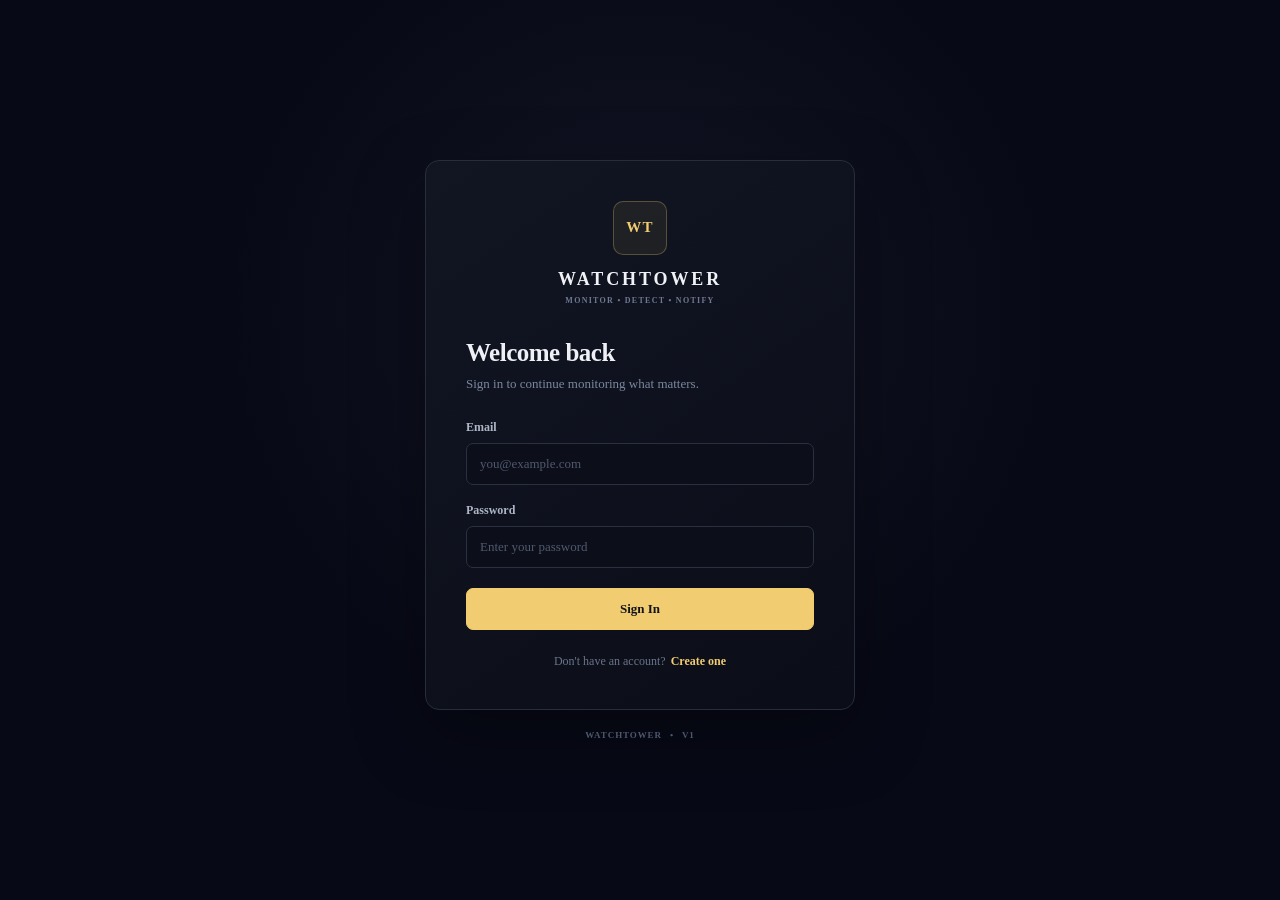
<file: frontend/index.html>
<!DOCTYPE html>
<html lang="en">

<head>

    <meta charset="UTF-8">

    <meta
        name="viewport"
        content="width=device-width, initial-scale=1.0"
    >

    <title>WatchTower</title>

</head>


<body>

    <script>

        /*
         * WatchTower
         * Application entry point
         *
         * Decides where the user should start:
         *
         * - Existing session → Dashboard
         * - No session       → Login
         */

        const ACCESS_TOKEN_KEY = "access_token";

        const token =
            localStorage.getItem(ACCESS_TOKEN_KEY);


        if (token) {

            window.location.replace(
                "pages/dashboard.html"
            );

        } else {

            window.location.replace(
                "pages/login.html"
            );

        }

    </script>

</body>

</html>
</file>
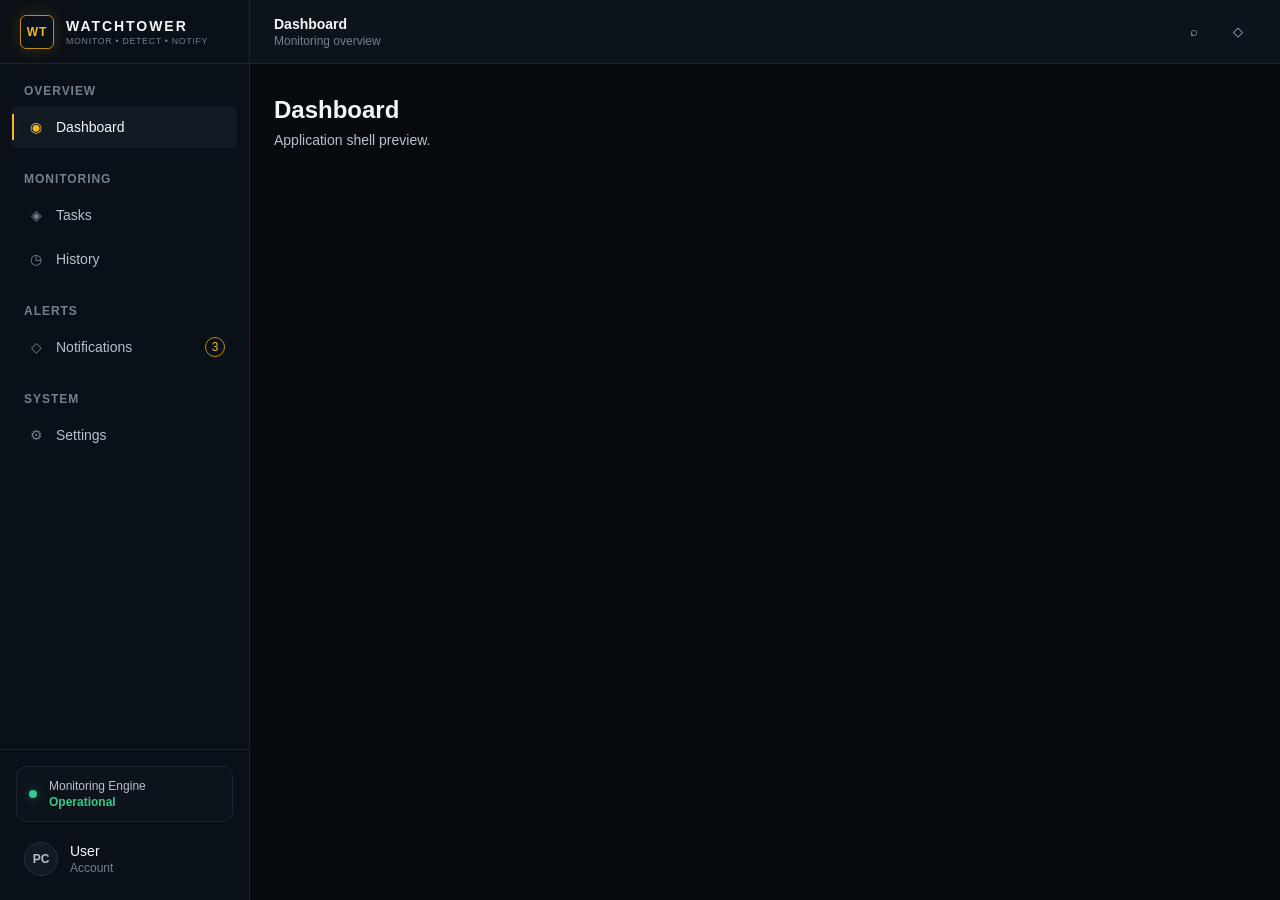
<file: frontend/app-shell.html>
<!DOCTYPE html>
<html lang="en">

<head>

    <meta charset="UTF-8">

    <meta
        name="viewport"
        content="width=device-width, initial-scale=1.0"
    >

    <title>WatchTower</title>

    <link
        rel="stylesheet"
        href="css/design-system.css"
    >
    <link rel="stylesheet" href="css/app-shell.css">

</head>


<body>

    <!-- =====================================================
         APPLICATION SHELL
         ===================================================== -->

    <div class="app-shell">


        <!-- =================================================
             SIDEBAR
             ================================================= -->

        <aside class="sidebar">

            <!-- Brand -->

            <div class="sidebar-brand">

                <div class="brand-mark">
                    WT
                </div>

                <div class="brand-text">

                    <span class="brand-name">
                        WATCHTOWER
                    </span>

                    <span class="brand-tagline">
                        MONITOR • DETECT • NOTIFY
                    </span>

                </div>

            </div>


            <!-- Navigation -->

            <nav class="sidebar-navigation">


                <!-- Overview -->

                <div class="navigation-section">

                    <div class="navigation-label">
                        Overview
                    </div>

                    <a
                        href="#"
                        class="navigation-item active"
                    >
                        <span class="navigation-icon">
                            ◉
                        </span>

                        <span>
                            Dashboard
                        </span>
                    </a>

                </div>


                <!-- Monitoring -->

                <div class="navigation-section">

                    <div class="navigation-label">
                        Monitoring
                    </div>

                    <a
                        href="#"
                        class="navigation-item"
                    >
                        <span class="navigation-icon">
                            ◈
                        </span>

                        <span>
                            Tasks
                        </span>
                    </a>

                    <a
                        href="#"
                        class="navigation-item"
                    >
                        <span class="navigation-icon">
                            ◷
                        </span>

                        <span>
                            History
                        </span>
                    </a>

                </div>


                <!-- Alerts -->

                <div class="navigation-section">

                    <div class="navigation-label">
                        Alerts
                    </div>

                    <a
                        href="#"
                        class="navigation-item"
                    >
                        <span class="navigation-icon">
                            ◇
                        </span>

                        <span>
                            Notifications
                        </span>

                        <span class="notification-count">
                            3
                        </span>

                    </a>

                </div>


                <!-- System -->

                <div class="navigation-section">

                    <div class="navigation-label">
                        System
                    </div>

                    <a
                        href="#"
                        class="navigation-item"
                    >
                        <span class="navigation-icon">
                            ⚙
                        </span>

                        <span>
                            Settings
                        </span>

                    </a>

                </div>


            </nav>


            <!-- Sidebar footer -->

            <div class="sidebar-footer">

                <div class="engine-status">

                    <span class="status-indicator"></span>

                    <div>

                        <div class="engine-status-title">
                            Monitoring Engine
                        </div>

                        <div class="engine-status-value">
                            Operational
                        </div>

                    </div>

                </div>


                <div class="sidebar-user">

                    <div class="user-avatar">
                        PC
                    </div>

                    <div class="user-details">

                        <div class="user-name">
                            User
                        </div>

                        <div class="user-role">
                            Account
                        </div>

                    </div>

                </div>

            </div>

        </aside>



        <!-- =================================================
             MAIN APPLICATION AREA
             ================================================= -->

        <div class="app-main">


            <!-- =================================================
                 TOPBAR
                 ================================================= -->

            <header class="topbar">

                <div class="topbar-left">

                    <button
                        type="button"
                        class="mobile-menu-button"
                        aria-label="Open navigation"
                    >
                        ☰
                    </button>

                    <div class="page-heading">

                        <span class="page-title">
                            Dashboard
                        </span>

                        <span class="page-context">
                            Monitoring overview
                        </span>

                    </div>

                </div>


                <div class="topbar-right">

                    <button
                        type="button"
                        class="topbar-button"
                        aria-label="Search"
                    >
                        ⌕
                    </button>

                    <button
                        type="button"
                        class="topbar-button"
                        aria-label="Notifications"
                    >
                        ◇
                    </button>

                </div>

            </header>



            <!-- =================================================
                 PAGE CONTENT
                 ================================================= -->

            <main class="page-content">

                <div class="content-container">

                    <h1>
                        Dashboard
                    </h1>

                    <p>
                        Application shell preview.
                    </p>

                </div>

            </main>


        </div>


    </div>


</body>

</html>
</file>
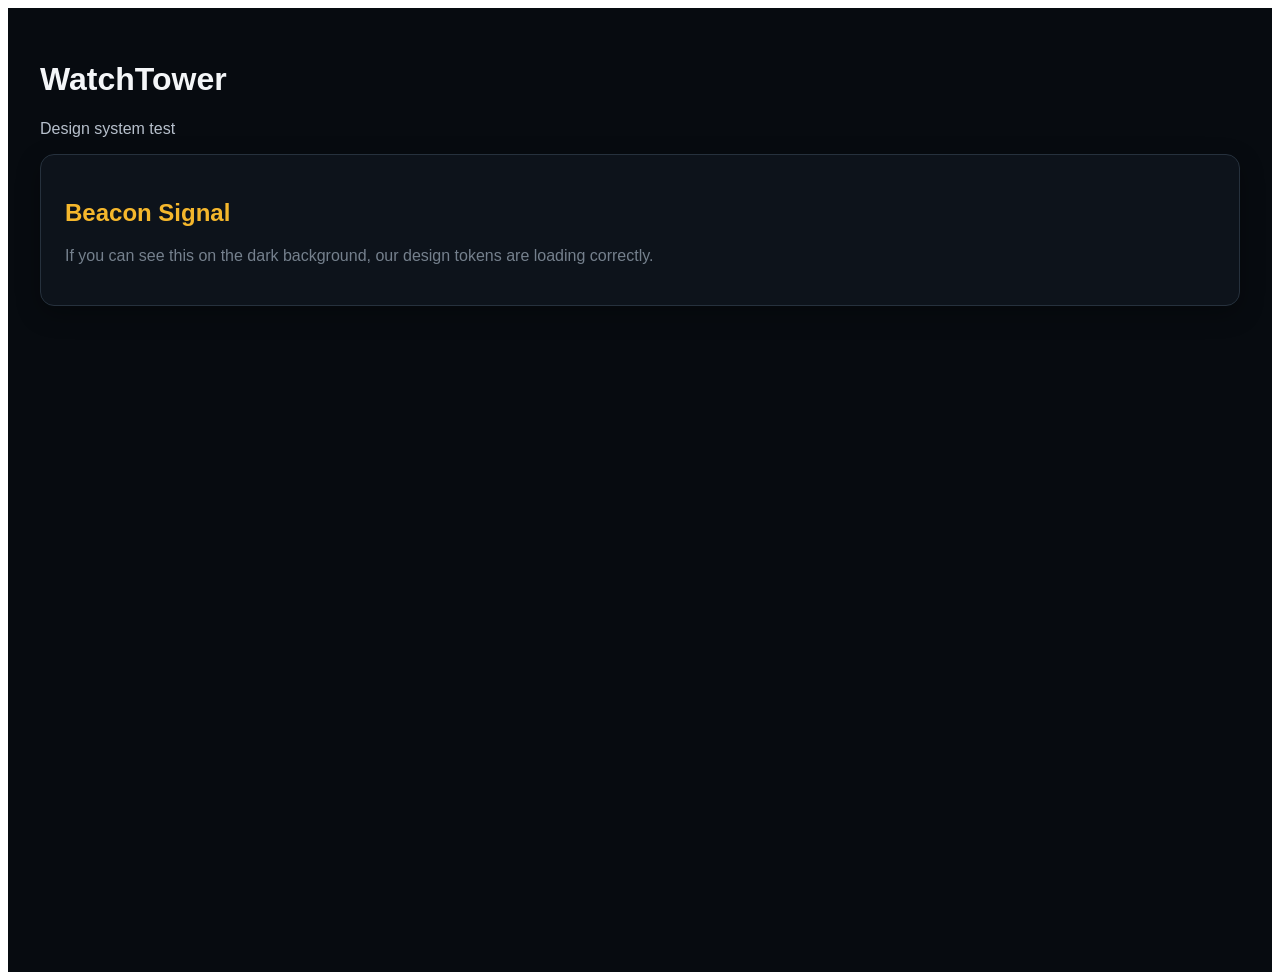
<file: frontend/design-test.html>
<!DOCTYPE html>
<html lang="en">

<head>
    <meta charset="UTF-8">
    <meta name="viewport" content="width=device-width, initial-scale=1.0">

    <title>WatchTower Design Test</title>

    <link rel="stylesheet" href="css/design-system.css">
</head>

<body>

    <div
        style="
            background: var(--wt-bg);
            color: var(--wt-text);
            padding: var(--wt-space-8);
            min-height: 100vh;
            font-family: var(--wt-font-sans);
        "
    >

        <h1>WatchTower</h1>

        <p style="color: var(--wt-text-secondary);">
            Design system test
        </p>

        <div
            style="
                background: var(--wt-surface);
                border: 1px solid var(--wt-border);
                border-radius: var(--wt-radius-lg);
                padding: var(--wt-space-6);
                box-shadow: var(--wt-shadow-md);
            "
        >

            <h2 style="color: var(--wt-gold);">
                Beacon Signal
            </h2>

            <p style="color: var(--wt-text-muted);">
                If you can see this on the dark background,
                our design tokens are loading correctly.
            </p>

        </div>

    </div>

</body>

</html>
</file>
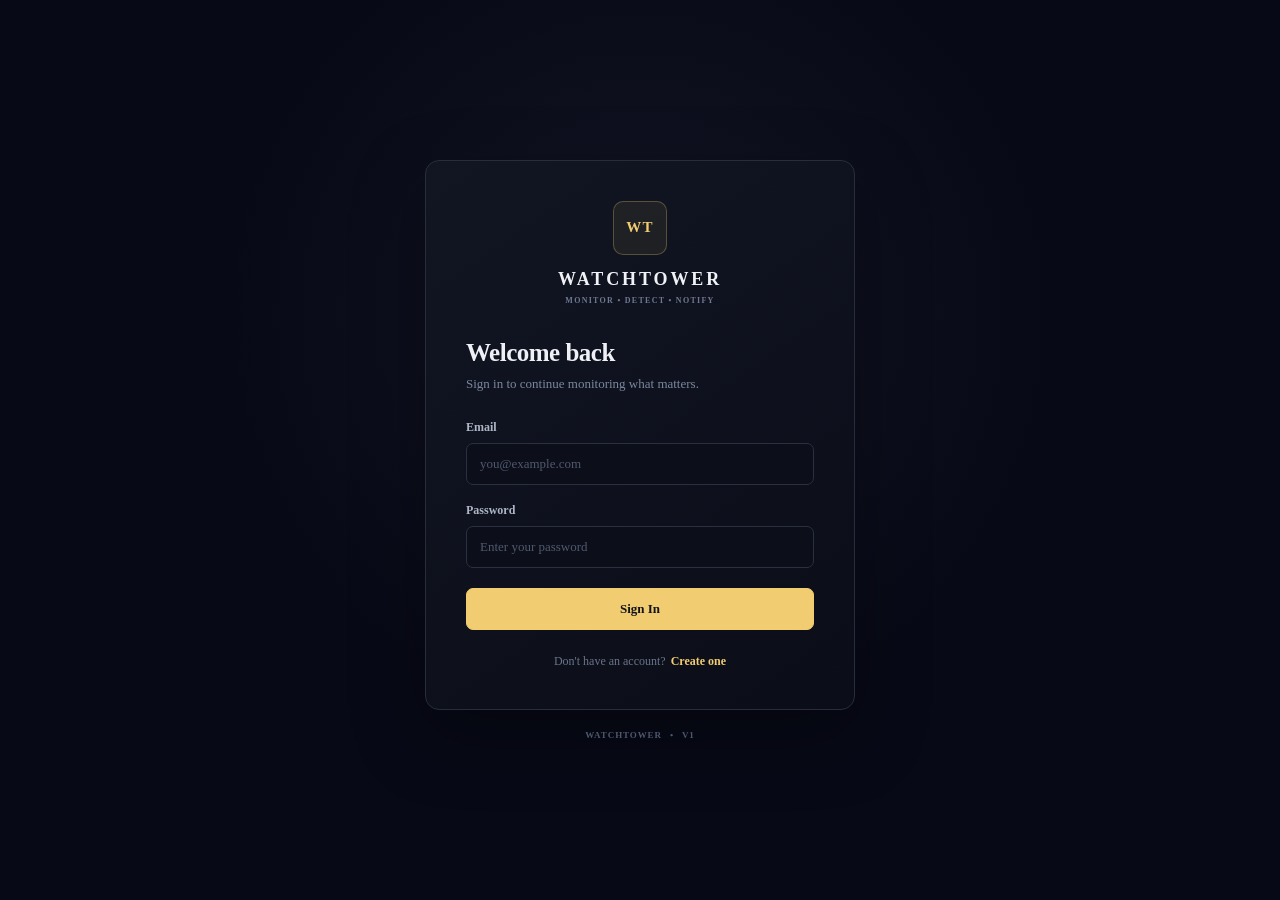
<file: frontend/pages/create-rule.html>
<!DOCTYPE html>
<html lang="en">

<head>

    <meta charset="UTF-8">

    <meta
        name="viewport"
        content="width=device-width, initial-scale=1.0"
    >

    <title>Create Rule — WatchTower</title>


    <!-- ========================================================
         WATCHTOWER DESIGN SYSTEM
         ======================================================== -->

    <link
        rel="stylesheet"
        href="../css/design-system.css"
    >

    <link
        rel="stylesheet"
        href="../css/app-shell.css"
    >

    <!-- Create Rule page styles -->
    <link
        rel="stylesheet"
        href="../css/create-rule.css"
    >

</head>


<body data-page="tasks">


    <!-- ========================================================
         APPLICATION SHELL
         ======================================================== -->

    <div class="app-shell">


        <!-- ====================================================
             SIDEBAR
             ==================================================== -->

        <aside
            id="app-sidebar"
            class="sidebar"
        >
            <!-- Loaded by components.js -->
        </aside>


        <!-- ====================================================
             MAIN APPLICATION AREA
             ==================================================== -->

        <main class="app-main">


            <!-- ==================================================
                 HEADER
                 ================================================== -->

            <header
                id="app-header"
                class="topbar"
            >
                <!-- Loaded by components.js -->
            </header>


            <!-- ==================================================
                 PAGE CONTENT
                 ================================================== -->

            <div class="page-content">

                <div class="content-container create-rule-container">


                    <!-- ==================================================
                         BACK LINK
                         ================================================== -->

                    <a
                        href="#"
                        id="back-button"
                        class="create-rule-back"
                    >
                        <span aria-hidden="true">←</span>
                        Back to Task
                    </a>


                    <!-- ==================================================
                         PAGE INTRO
                         ================================================== -->

                    <section class="create-rule-intro">

                        <div>

                            <div class="create-rule-eyebrow">
                                WATCHTOWER
                            </div>

                            <h1>
                                Add Monitoring Rule
                            </h1>

                            <p>
                                Define when WatchTower should trigger an alert.
                            </p>

                        </div>

                    </section>


                    <!-- ==================================================
                         RULE FORM
                         ================================================== -->

                    <section class="create-rule-panel">


                        <form id="rule-form">


                            <!-- Rule Type -->

                            <div class="rule-form-group">

                                <label for="rule-type">
                                    Rule Type
                                </label>

                                <select
                                    id="rule-type"
                                    name="rule_type"
                                    required
                                >

                                    <option value="">
                                        Select rule type
                                    </option>

                                    <option value="PRICE">
                                        Price
                                    </option>

                                    <option value="AVAILABILITY">
                                        Stock Availability
                                    </option>

                                    <option value="KEYWORD">
                                        Keyword
                                    </option>

                                </select>

                                <small>
                                    Choose what WatchTower should monitor.
                                </small>

                            </div>


                            <!-- Condition -->

                            <div class="rule-form-group">

                                <label for="operator">
                                    Condition
                                </label>

                                <select
                                    id="operator"
                                    name="operator"
                                    required
                                >

                                    <option value="">
                                        Select condition
                                    </option>

                                </select>

                                <small>
                                    Choose when the monitoring rule should trigger.
                                </small>

                            </div>


                            <!-- Target Value -->

                            <div class="rule-form-group">

                                <label for="target-value">
                                    Target Value
                                </label>

                                <input
                                    type="text"
                                    id="target-value"
                                    name="target_value"
                                    placeholder="Enter target value"
                                    required
                                    autocomplete="off"
                                >

                                <small id="target-hint">
                                    Choose a rule type first.
                                </small>

                            </div>


                            <!-- Error -->

                            <div
                                id="rule-error"
                                class="rule-form-error"
                                role="alert"
                                aria-live="polite"
                            ></div>


                            <!-- Actions -->

                            <div class="rule-form-actions">

                                <button
                                    type="button"
                                    id="cancel-rule-button"
                                    class="secondary-button"
                                >
                                    Cancel
                                </button>

                                <button
                                    type="submit"
                                    id="create-rule-button"
                                    class="primary-button"
                                >
                                    Create Rule
                                </button>

                            </div>


                        </form>


                    </section>


                    <!-- ==================================================
                         HELPER INFORMATION
                         ================================================== -->

                    <section class="rule-help">

                        <div class="rule-help-icon">
                            ?
                        </div>

                        <div>

                            <h2>
                                How monitoring rules work
                            </h2>

                            <p>
                                WatchTower checks the target according to your
                                task's configured interval. When the selected
                                condition is met, the rule can trigger an alert.
                            </p>

                        </div>

                    </section>


                </div>

            </div>


            <!-- ==================================================
                 FOOTER
                 ================================================== -->

            <footer
                id="app-footer"
            >
                <!-- Loaded by components.js -->
            </footer>


        </main>

    </div>


    <!-- ========================================================
         SHARED COMPONENTS
         ======================================================== -->

    <script src="../js/components.js"></script>


    <!-- ========================================================
         PAGE LOGIC
         ======================================================== -->

    <script src="../js/create-rule.js"></script>


    <!-- ========================================================
         PAGE INITIALIZATION
         ======================================================== -->

    <script>

        document
            .getElementById("cancel-rule-button")
            .addEventListener("click", () => {

                const params =
                    new URLSearchParams(window.location.search);

                const taskId =
                    params.get("task_id");

                if (taskId) {
                    window.location.href =
                        `task.html?id=${taskId}`;
                } else {
                    window.location.href =
                        "dashboard.html";
                }

            });

    </script>


</body>

</html>
</file>
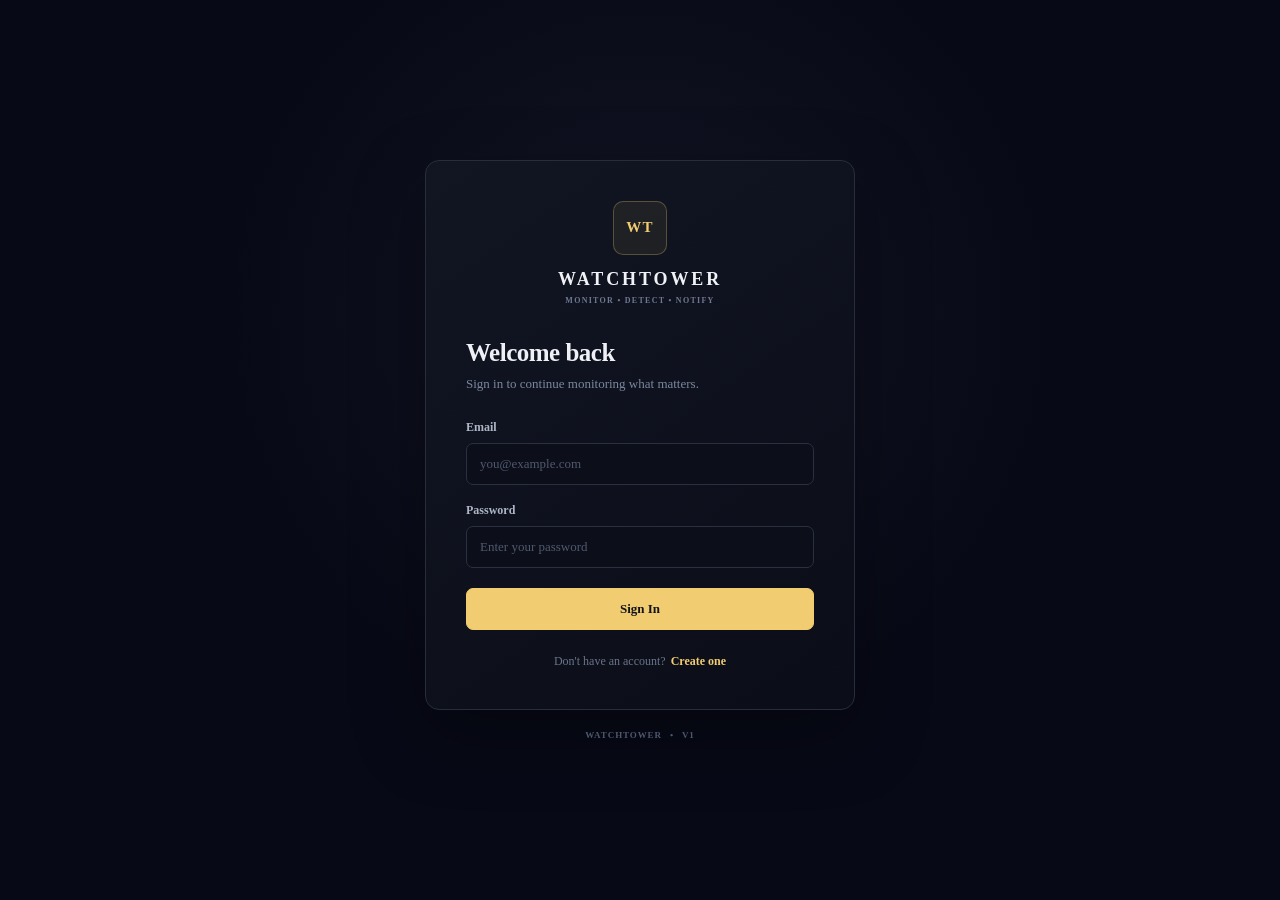
<file: frontend/pages/dashboard.html>
<!DOCTYPE html>
<html lang="en">

<head>

    <meta charset="UTF-8">

    <meta
        name="viewport"
        content="width=device-width, initial-scale=1.0"
    >

    <title>WatchTower — Dashboard</title>


    <!-- ========================================================
         WATCHTOWER STYLES
         ======================================================== -->

    <link
        rel="stylesheet"
        href="../css/design-system.css"
    >

    <link
        rel="stylesheet"
        href="../css/app-shell.css"
    >

    <link
        rel="stylesheet"
        href="../css/dashboard.css"
    >

</head>


<body data-page="dashboard">


    <!-- ========================================================
         APPLICATION SHELL
         Shared components are loaded by components.js.
         ======================================================== -->

    <div class="app-shell">


        <!-- Shared sidebar -->

        <div id="app-sidebar"></div>


        <!-- Main application area -->

        <div class="app-main">


            <!-- Shared header -->

            <div id="app-header"></div>


            <!-- =================================================
                 DASHBOARD CONTENT
                 ================================================= -->

            <main class="page-content">

                <div class="content-container">


                    <!-- =========================================
                         DASHBOARD INTRO
                         ========================================= -->

                    <section class="dashboard-intro">

                        <div>

                            <h1>
                                Dashboard
                            </h1>

                            <p>
                                Keep an eye on what matters.
                            </p>

                        </div>

                    </section>


                    <!-- =========================================
                         OVERVIEW METRICS
                         ========================================= -->

                    <section
                        class="dashboard-metrics"
                        aria-label="Monitoring overview"
                    >

                        <article class="metric-card">

                            <div class="metric-label">
                                Total Tasks
                            </div>

                            <div
                                id="total-tasks"
                                class="metric-value"
                            >
                                0
                            </div>

                            <div class="metric-context">
                                Monitoring configurations
                            </div>

                        </article>


                        <article class="metric-card">

                            <div class="metric-label">
                                Active
                            </div>

                            <div
                                id="active-tasks"
                                class="metric-value"
                            >
                                0
                            </div>

                            <div class="metric-context">
                                Currently monitoring
                            </div>

                        </article>


                        <article class="metric-card">

                            <div class="metric-label">
                                Paused
                            </div>

                            <div
                                id="paused-tasks"
                                class="metric-value"
                            >
                                0
                            </div>

                            <div class="metric-context">
                                Monitoring paused
                            </div>

                        </article>

                    </section>


                    <!-- =========================================
                         MAIN DASHBOARD GRID
                         ========================================= -->

                    <section class="dashboard-main-grid">


                        <!-- =====================================
                             YOUR MONITORS
                             ===================================== -->

                        <section class="dashboard-panel monitors-panel">

                            <div class="panel-header">

                                <div>

                                    <h2 class="panel-title">
                                        Your Monitors
                                    </h2>

                                    <p class="panel-description">
                                        Tasks currently configured in WatchTower.
                                    </p>

                                </div>


                                <button
                                    type="button"
                                    id="add-task-button"
                                    class="panel-action"
                                >
                                    + Add Monitor
                                </button>

                            </div>


                            <div
                                id="tasks-container"
                                class="tasks-container"
                            >

                                <div class="loading-message">
                                    Loading monitoring tasks...
                                </div>

                            </div>


                            <div class="panel-footer">

                                <a
                                    href="tasks.html"
                                    class="panel-link"
                                >
                                    View all monitors

                                    <span aria-hidden="true">
                                        →
                                    </span>

                                </a>

                            </div>

                        </section>


                        <!-- =====================================
                             SYSTEM STATUS
                             ===================================== -->

                        <aside
                            class="dashboard-panel system-panel"
                            aria-label="System status"
                        >

                            <div class="panel-header">

                                <div>

                                    <h2 class="panel-title">
                                        System Status
                                    </h2>

                                    <p class="panel-description">
                                        WatchTower monitoring state.
                                    </p>

                                </div>

                            </div>


                            <div class="system-status-block">

                                <div class="system-status-indicator">

                                    <span
                                        class="status-indicator"
                                        aria-hidden="true"
                                    ></span>

                                    <div>

                                        <div class="system-status-title">
                                            Monitoring Engine
                                        </div>

                                        <div class="system-status-value">
                                            Operational
                                        </div>

                                    </div>

                                </div>

                            </div>


                            <div class="system-summary">

                                <div class="summary-row">

                                    <span>
                                        Recent Events
                                    </span>

                                    <strong>
                                        —
                                    </strong>

                                </div>


                                <div class="summary-row">

                                    <span>
                                        Notifications
                                    </span>

                                    <strong>
                                        —
                                    </strong>

                                </div>

                            </div>

                        </aside>

                    </section>


                    <!-- =========================================
                         RECENT ACTIVITY
                         ========================================= -->

                    <section class="dashboard-panel activity-panel">

                        <div class="panel-header">

                            <div>

                                <h2 class="panel-title">
                                    Recent Activity
                                </h2>

                                <p class="panel-description">
                                    Recent monitoring events.
                                </p>

                            </div>


                            <a
                                href="history.html"
                                class="panel-link"
                            >
                                View history

                                <span aria-hidden="true">
                                    →
                                </span>

                            </a>

                        </div>


                        <div id="recent-activity-container" class="activity-list">
                            <div class="activity-empty">
                                <div class="activity-placeholder-icon" aria-hidden="true">
                                    ◌
                                </div>

                                <div>
                                    <div class="activity-empty-title">
                                        Loading recent activity...
                                    </div>

                                    <div class="activity-empty-description">
                                        Fetching your latest monitoring events.
                                    </div>
                                </div>
                            </div>
                        </div>

                    </section>


                </div>

            </main>


            <!-- Shared footer -->

            <div id="app-footer"></div>


        </div>

    </div>


    <!-- ========================================================
         SHARED COMPONENTS
         Must load before page-specific behaviour.
         ======================================================== -->

    <script src="../js/components.js"></script>


    <!-- ========================================================
         DASHBOARD BEHAVIOUR
         ======================================================== -->

    <script src="../js/dashboard.js"></script>


</body>

</html>
</file>
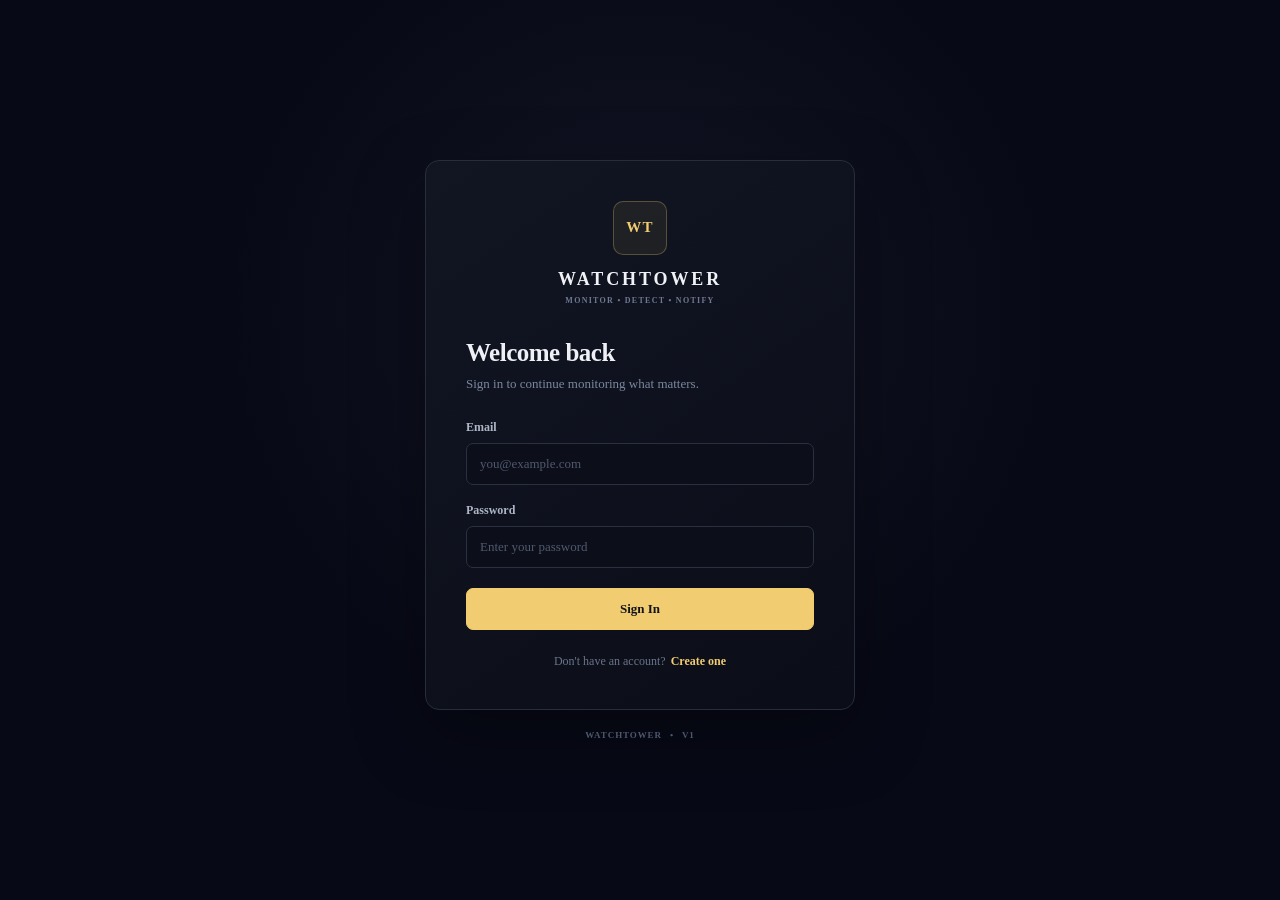
<file: frontend/pages/login.html>
<!DOCTYPE html>
<html lang="en">

<head>

    <meta charset="UTF-8">

    <meta
        name="viewport"
        content="width=device-width, initial-scale=1.0"
    >

    <title>WatchTower — Login</title>


    <!-- WatchTower design system -->

    <link
        rel="stylesheet"
        href="../css/design-system.css"
    >

    <link
        rel="stylesheet"
        href="../css/login.css"
    >

</head>


<body class="auth-page">


    <main class="auth-container">

        <section
            class="auth-card"
            aria-labelledby="login-title"
        >


            <!-- =============================================
                 BRAND
                 ============================================= -->

            <div class="auth-brand">

                <!-- Logo placeholder.
                     Real WatchTower logo comes later. -->

                <div
                    class="auth-brand-mark"
                    aria-hidden="true"
                >
                    WT
                </div>


                <div class="auth-brand-name">
                    WATCHTOWER
                </div>


                <div class="auth-brand-tagline">
                    MONITOR • DETECT • NOTIFY
                </div>

            </div>


            <!-- =============================================
                 LOGIN INTRO
                 ============================================= -->

            <div class="auth-intro">

                <h1 id="login-title">
                    Welcome back
                </h1>

                <p>
                    Sign in to continue monitoring what matters.
                </p>

            </div>


            <!-- =============================================
                 LOGIN FORM
                 ============================================= -->

            <form
                id="login-form"
                class="auth-form"
                novalidate
            >


                <div class="form-field">

                    <label
                        for="email"
                        class="form-label"
                    >
                        Email
                    </label>

                    <input
                        type="email"
                        id="email"
                        name="email"
                        class="form-input"
                        autocomplete="email"
                        placeholder="you@example.com"
                        required
                    >

                </div>


                <div class="form-field">

                    <label
                        for="password"
                        class="form-label"
                    >
                        Password
                    </label>

                    <input
                        type="password"
                        id="password"
                        name="password"
                        class="form-input"
                        autocomplete="current-password"
                        placeholder="Enter your password"
                        required
                    >

                </div>


                <!-- =========================================
                     ERROR MESSAGE
                     ========================================= -->

                <div
                    id="login-error"
                    class="auth-error"
                    role="alert"
                    hidden
                ></div>


                <!-- =========================================
                     SUBMIT
                     ========================================= -->

                <button
                    type="submit"
                    id="login-button"
                    class="auth-submit"
                >
                    Sign In
                </button>


            </form>


            <!-- =============================================
                 REGISTER
                 ============================================= -->

            <div class="auth-secondary">

                <span>
                    Don't have an account?
                </span>

                <a
                    href="register.html"
                    class="auth-link"
                >
                    Create one
                </a>

            </div>


        </section>


        <!-- ================================================
             AUTH FOOTER
             ================================================ -->

        <footer class="auth-footer">

            <span>
                WATCHTOWER
            </span>

            <span aria-hidden="true">
                •
            </span>

            <span>
                V1
            </span>

        </footer>

    </main>


    <!-- Login behaviour will be added next. -->

    <script src="../js/auth.js"></script>

</body>

</html>
</file>
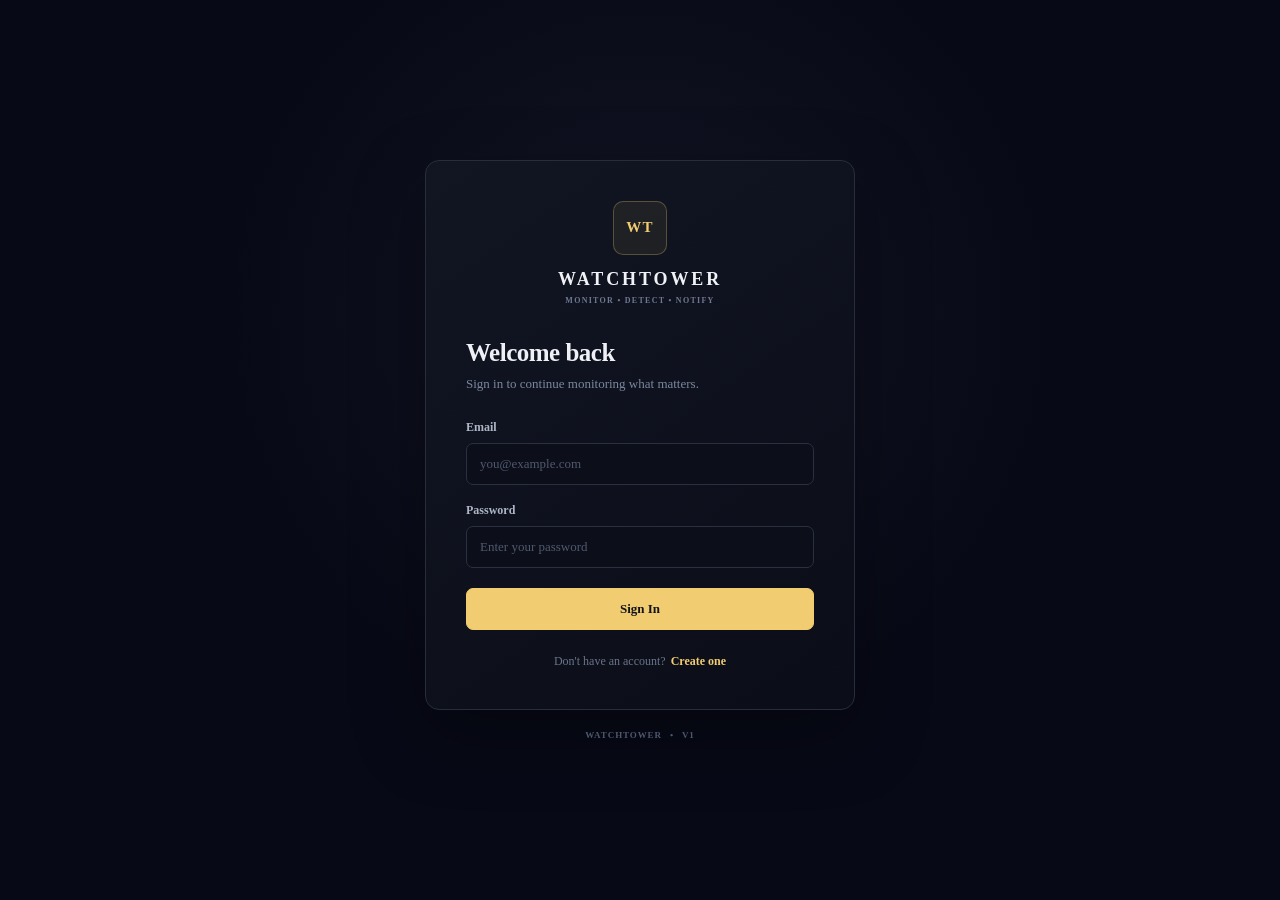
<file: frontend/pages/task.html>
<!DOCTYPE html>
<html lang="en">

<head>

    <meta charset="UTF-8">

    <meta
        name="viewport"
        content="width=device-width, initial-scale=1.0"
    >

    <title>Task Details — WatchTower</title>


    <!-- ========================================================
         WATCHTOWER STYLES
         ======================================================== -->

    <link
        rel="stylesheet"
        href="../css/design-system.css"
    >

    <link
        rel="stylesheet"
        href="../css/app-shell.css"
    >

    <link
        rel="stylesheet"
        href="../css/task.css"
    >

</head>


<body data-page="tasks" data-page-title="Task Details">


    <!-- ========================================================
         APPLICATION SHELL
         ======================================================== -->

    <div class="app-shell">


        <!-- ====================================================
             SIDEBAR
             ==================================================== -->

        <div
            id="app-sidebar"
            class="app-sidebar"
        ></div>


        <!-- ====================================================
             MAIN APPLICATION AREA
             ==================================================== -->

        <div class="app-main">


            <!-- =================================================
                 HEADER
                 ================================================= -->

            <div
                id="app-header"
                class="app-header"
            ></div>


            <!-- =================================================
                 PAGE CONTENT
                 ================================================= -->

            <main class="page-content">

                <div class="content-container">


                    <!-- =========================================
                         PAGE INTRO
                         ========================================= -->

                    <section class="task-page-intro">

                        <div>

                            <a
                                href="dashboard.html"
                                class="back-link"
                            >
                                <span aria-hidden="true">←</span>
                                Back to Dashboard
                            </a>


                            <h1>
                                Task Details
                            </h1>

                            <p>
                                Monitor configuration and activity
                            </p>

                        </div>

                    </section>


                    <!-- =========================================
                         TASK INFORMATION
                         ========================================= -->

                    <section class="task-details-panel">

    <div class="panel-header">

        <div>
            <h2 class="panel-title">
                Task Information
            </h2>

            <p class="panel-description">
                Current configuration and monitoring state
            </p>
        </div>


        <!-- Task actions -->

        <div class="task-header-actions">
            <button
                type="button"
                id="edit-task-button"
                class="secondary-btn"
            >
                Edit Task
            </button>

            <button
                type="button"
                id="toggle-task-button"
                class="secondary-btn"
            >
                Pause Monitoring
            </button>

            <button
                type="button"
                id="delete-task-button"
                class="danger-btn"
            >
                Delete Task
            </button>

        </div>
        

    </div>
                        <div class="task-information">


                            <!-- Task Name -->

                            <div class="task-information-item">

                                <span class="information-label">
                                    Task Name
                                </span>

                                <strong
                                    id="task-name"
                                    class="information-value"
                                >
                                    Loading...
                                </strong>

                            </div>


                            <!-- Target URL -->

                            <div class="task-information-item">

                                <span class="information-label">
                                    Target URL
                                </span>

                                <a
                                    id="task-url"
                                    class="information-value information-link"
                                    href="#"
                                    target="_blank"
                                    rel="noopener noreferrer"
                                >
                                    Loading...
                                </a>

                            </div>


                            <!-- Status -->

                            <div class="task-information-item">

                                <span class="information-label">
                                    Status
                                </span>

                                <span
                                    id="task-status"
                                    class="task-status"
                                >
                                    Loading...
                                </span>

                            </div>


                            <!-- Check Interval -->

                            <div class="task-information-item">

                                <span class="information-label">
                                    Check Interval
                                </span>

                                <strong
                                    id="task-interval"
                                    class="information-value"
                                >
                                    Loading...
                                </strong>

                            </div>


                            <!-- Last Checked -->

                            <div class="task-information-item">

                                <span class="information-label">
                                    Last Checked
                                </span>

                                <strong
                                    id="task-last-checked"
                                    class="information-value"
                                >
                                    Loading...
                                </strong>

                            </div>


                            <!-- Next Check -->

                            <div class="task-information-item">

                                <span class="information-label">
                                    Next Check
                                </span>

                                <strong
                                    id="task-next-check"
                                    class="information-value"
                                >
                                    Loading...
                                </strong>

                            </div>


                        </div>

                    </section>


                    <!-- =========================================
                         MONITORING RULES
                         ========================================= -->

                    <section class="task-details-panel rules-panel">

                        <div class="panel-header">

                            <div>

                                <h2 class="panel-title">
                                    Monitoring Rules
                                </h2>

                                <p class="panel-description">
                                    Define what WatchTower should monitor
                                </p>

                            </div>


                            <button
                                type="button"
                                id="add-rule-button"
                                class="primary-btn"
                            >
                                + Add Rule
                            </button>

                        </div>


                        <div
                            id="rules-container"
                            class="rules-container"
                        >

                            <div class="loading-message">
                                Loading monitoring rules...
                            </div>

                        </div>

                    </section>


                </div>

            </main>


            <!-- =================================================
                 FOOTER
                 ================================================= -->

            <div
                id="app-footer"
                class="app-footer"
            ></div>


        </div>

    </div>


    <!-- ========================================================
         SHARED COMPONENTS
         ======================================================== -->

    <script src="../js/components.js"></script>


    <!-- ========================================================
         TASK PAGE LOGIC
         ======================================================== -->

    <script src="../js/task.js"></script>

<!-- ========================================================
     EDIT RULE MODAL
     ======================================================== -->

<div id="edit-rule-modal" class="rule-modal" hidden>

    <div
        class="rule-modal-backdrop"
        data-close-edit-modal
    ></div>


    <section
        class="rule-modal-dialog"
        role="dialog"
        aria-modal="true"
        aria-labelledby="edit-rule-title"
    >

        <div class="rule-modal-header">

            <div>

                <h2 id="edit-rule-title">
                    Edit Monitoring Rule
                </h2>

                <p>
                    Update the condition WatchTower should monitor.
                </p>

            </div>


            <button
                type="button"
                class="rule-modal-close"
                data-close-edit-modal
                aria-label="Close"
            >
                ×
            </button>

        </div>


        <form
            id="edit-rule-form"
            class="rule-form"
        >

            <input
                type="hidden"
                id="edit-rule-id"
            >


            <div class="rule-form-field">

                <label for="edit-rule-type">
                    Rule Type
                </label>

                <select
                    id="edit-rule-type"
                    required
                >
                    <option value="PRICE">
                        Price
                    </option>

                    <option value="STOCK">
                        Stock
                    </option>

                    <option value="KEYWORD">
                        Keyword
                    </option>
                </select>

            </div>


            <div class="rule-form-field">

                <label for="edit-rule-operator">
                    Condition
                </label>

                <select
                    id="edit-rule-operator"
                    required
                >
                    <option value="<">
                        Less than
                    </option>

                    <option value="<=">
                        Less than or equal to
                    </option>

                    <option value="=">
                        Equal to
                    </option>

                    <option value=">=">
                        Greater than or equal to
                    </option>

                    <option value=">">
                        Greater than
                    </option>

                    <option value="contains">
                        Contains
                    </option>
                </select>

            </div>


            <div class="rule-form-field">

                <label for="edit-rule-target">
                    Target Value
                </label>

                <input
                    id="edit-rule-target"
                    type="text"
                    required
                    autocomplete="off"
                >

            </div>


            <p
                id="edit-rule-error"
                class="rule-form-error"
                hidden
            ></p>


            <div class="rule-modal-actions">

                <button
                    type="button"
                    class="secondary-btn"
                    data-close-edit-modal
                >
                    Cancel
                </button>

                <button
                    type="submit"
                    id="save-rule-button"
                    class="primary-btn"
                >
                    Save Changes
                </button>

            </div>

        </form>

    </section>

</div>

<!-- ========================================================
     EDIT TASK MODAL
     ======================================================== -->

<div id="edit-task-modal" class="rule-modal" hidden>

    <div
        class="rule-modal-backdrop"
        data-close-edit-task-modal
    ></div>


    <section
        class="rule-modal-dialog"
        role="dialog"
        aria-modal="true"
        aria-labelledby="edit-task-title"
    >

        <div class="rule-modal-header">

            <div>

                <h2 id="edit-task-title">
                    Edit Monitoring Task
                </h2>

                <p>
                    Update the configuration for this monitor.
                </p>

            </div>


            <button
                type="button"
                class="rule-modal-close"
                data-close-edit-task-modal
                aria-label="Close"
            >
                ×
            </button>

        </div>


        <form
            id="edit-task-form"
            class="rule-form"
        >

            <div class="rule-form-field">

                <label for="edit-task-name">
                    Task Name
                </label>

                <input
                    id="edit-task-name"
                    type="text"
                    required
                    autocomplete="off"
                >

            </div>


            <div class="rule-form-field">

                <label for="edit-task-url">
                    Target URL
                </label>

                <input
                    id="edit-task-url"
                    type="url"
                    required
                    autocomplete="off"
                >

            </div>


            <div class="rule-form-field">

    <label for="edit-task-interval">
        Check Interval
    </label>

    <select
        id="edit-task-interval"
        required
    >
        <option value="30">30 minutes</option>
        <option value="60">1 hour</option>
        <option value="120">2 hours</option>
        <option value="240">4 hours</option>
        <option value="720">12 hours</option>
        <option value="1440">24 hours</option>
    </select>

    <p class="rule-form-hint">
        How often WatchTower should check the target.
    </p>

</div>


            <p class="rule-form-hint">
                Interval is measured in minutes.
            </p>


            <p
                id="edit-task-error"
                class="rule-form-error"
                hidden
            ></p>


            <div class="rule-modal-actions">

                <button
                    type="button"
                    class="secondary-btn"
                    data-close-edit-task-modal
                >
                    Cancel
                </button>


                <button
                    type="submit"
                    id="save-task-button"
                    class="primary-btn"
                >
                    Save Changes
                </button>

            </div>

        </form>

    </section>

</div>

<!-- ========================================================
     DELETE TASK CONFIRMATION MODAL
     ======================================================== -->

<div
    id="delete-task-modal"
    class="rule-modal"
    hidden
>

    <div
        class="rule-modal-backdrop"
        data-close-delete-task-modal
    ></div>


    <section
        class="rule-modal-dialog delete-task-dialog"
        role="dialog"
        aria-modal="true"
        aria-labelledby="delete-task-title"
    >

        <div class="rule-modal-header">

            <div>

                <h2 id="delete-task-title">
                    Delete Monitoring Task
                </h2>

                <p>
                    This action cannot be undone.
                </p>

            </div>


            <button
                type="button"
                class="rule-modal-close"
                data-close-delete-task-modal
                aria-label="Close"
            >
                ×
            </button>

        </div>


        <div class="delete-task-content">

            <p>
                Are you sure you want to delete
                <strong id="delete-task-name">
                    this task
                </strong>?
            </p>

            <p class="delete-task-warning">
                This will permanently remove the monitoring
                task and its associated monitoring rules.
            </p>

            <p
                id="delete-task-error"
                class="rule-form-error"
                hidden
            ></p>

        </div>


        <div class="rule-modal-actions">

            <button
                type="button"
                class="secondary-btn"
                data-close-delete-task-modal
            >
                Cancel
            </button>


            <button
                type="button"
                id="confirm-delete-task-button"
                class="danger-btn"
            >
                Delete Task
            </button>

        </div>

    </section>

</div>

</body>

</html>
</file>
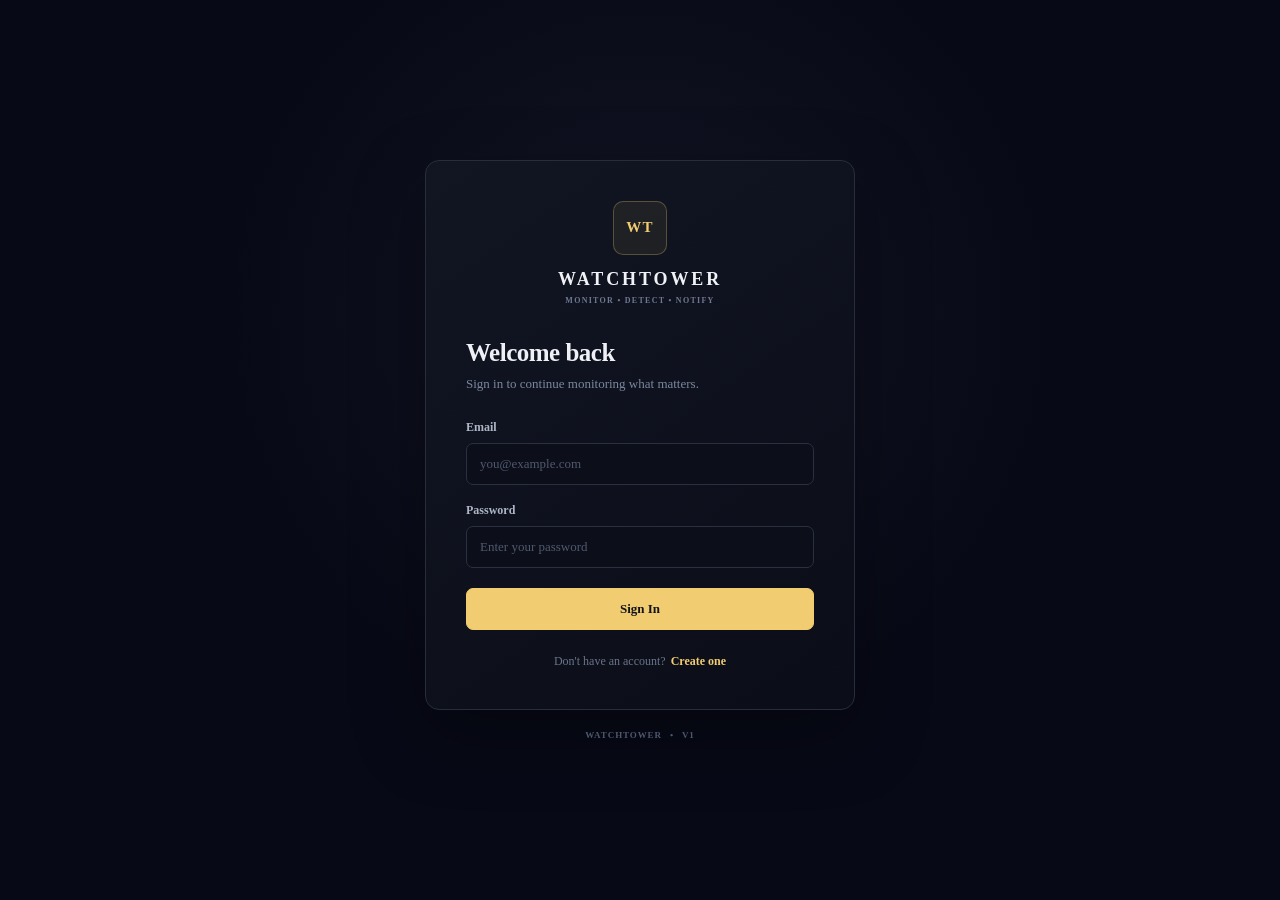
<file: frontend/pages/tasks.html>
<!DOCTYPE html>
<html lang="en">
<head>
    <meta charset="UTF-8">
    <meta name="viewport" content="width=device-width, initial-scale=1.0">
    <title>Tasks — WatchTower</title>

    <link rel="stylesheet" href="../css/design-system.css">
    <link rel="stylesheet" href="../css/app-shell.css">
    <link rel="stylesheet" href="../css/dashboard.css">
    <link rel="stylesheet" href="../css/tasks.css">
</head>

<body data-page="tasks">
    <div class="app-shell">
        <div id="app-sidebar"></div>

        <div class="app-main">
            <div id="app-header"></div>

            <main class="page-content">
                <div class="content-container">

                    <section class="tasks-page-intro">
                        <div>
                            <h1>Tasks</h1>
                            <p>Manage all your monitoring configurations.</p>
                        </div>

                        <button
                            type="button"
                            id="add-task-button"
                            class="panel-action"
                        >
                            + Add Monitor
                        </button>
                    </section>

                    <section class="dashboard-panel tasks-page-panel">
                        <div class="panel-header">
                            <div>
                                <h2 class="panel-title">All Monitors</h2>
                                <p class="panel-description">
                                    Browse your tasks and open a monitor to manage its rules.
                                </p>
                            </div>

                            <span id="task-count" class="task-count">
                                Loading...
                            </span>
                        </div>

                        <div class="tasks-toolbar">
                            <input
                                type="search"
                                id="task-search"
                                placeholder="Search monitors..."
                                aria-label="Search monitoring tasks"
                            >

                            <select id="task-filter" aria-label="Filter tasks by status">
                                <option value="all">All statuses</option>
                                <option value="active">Active</option>
                                <option value="paused">Paused</option>
                            </select>
                        </div>

                        <div id="tasks-container" class="tasks-container">
                            <div class="loading-message">
                                Loading monitoring tasks...
                            </div>
                        </div>
                    </section>

                </div>
            </main>

            <div id="app-footer"></div>
        </div>
    </div>

    <script src="../js/components.js"></script>
    <script src="../js/tasks.js"></script>
</body>
</html>
</file>
<file: frontend/css/design-system.css>
:root {

    /* =========================================================
       WATCHTOWER — DESIGN TOKENS
       ========================================================= */


    /* ---------------------------------------------------------
       COLORS — BACKGROUND
       --------------------------------------------------------- */

    --wt-bg: #070B10;

    --wt-surface: #0D131B;

    --wt-surface-elevated: #121A24;

    --wt-surface-hover: #17212C;


    /* ---------------------------------------------------------
       COLORS — BORDERS
       --------------------------------------------------------- */

    --wt-border: #26313D;

    --wt-border-subtle: #1B2530;


    /* ---------------------------------------------------------
       COLORS — TEXT
       --------------------------------------------------------- */

    --wt-text: #F4F6F8;

    --wt-text-secondary: #B7C0CC;

    --wt-text-muted: #75808D;


    /* ---------------------------------------------------------
       COLORS — BRAND GOLD
       --------------------------------------------------------- */

    --wt-gold: #F5B72C;

    --wt-gold-bright: #FFD45A;

    --wt-gold-dark: #C58A12;


    /* ---------------------------------------------------------
       COLORS — STATUS
       --------------------------------------------------------- */

    --wt-success: #35C98A;

    --wt-warning: #F0A83A;

    --wt-danger: #E05A5A;


    /* ---------------------------------------------------------
       TYPOGRAPHY
       --------------------------------------------------------- */

    --wt-font-sans:
        Inter,
        -apple-system,
        BlinkMacSystemFont,
        "Segoe UI",
        sans-serif;


    --wt-font-mono:
        "SFMono-Regular",
        Consolas,
        "Liberation Mono",
        monospace;


    /* ---------------------------------------------------------
       TYPOGRAPHY — SIZES
       --------------------------------------------------------- */

    --wt-text-xs: 0.75rem;

    --wt-text-sm: 0.875rem;

    --wt-text-base: 1rem;

    --wt-text-lg: 1.125rem;

    --wt-text-xl: 1.25rem;

    --wt-text-2xl: 1.5rem;

    --wt-text-3xl: 1.875rem;


    /* ---------------------------------------------------------
       SPACING
       --------------------------------------------------------- */

    --wt-space-1: 0.25rem;

    --wt-space-2: 0.5rem;

    --wt-space-3: 0.75rem;

    --wt-space-4: 1rem;

    --wt-space-5: 1.25rem;

    --wt-space-6: 1.5rem;

    --wt-space-8: 2rem;

    --wt-space-10: 2.5rem;

    --wt-space-12: 3rem;


    /* ---------------------------------------------------------
       LAYOUT
       --------------------------------------------------------- */

    --wt-sidebar-width: 250px;

    --wt-topbar-height: 64px;

    --wt-content-max-width: 1440px;


    /* ---------------------------------------------------------
       BORDER RADIUS
       --------------------------------------------------------- */

    --wt-radius-sm: 6px;

    --wt-radius-md: 10px;

    --wt-radius-lg: 14px;

    --wt-radius-xl: 18px;


    /* ---------------------------------------------------------
       SHADOWS
       --------------------------------------------------------- */

    --wt-shadow-sm:
        0 2px 8px rgba(0, 0, 0, 0.25);

    --wt-shadow-md:
        0 8px 24px rgba(0, 0, 0, 0.30);

    --wt-shadow-lg:
        0 16px 40px rgba(0, 0, 0, 0.40);


    /* ---------------------------------------------------------
       BRAND GLOW
       --------------------------------------------------------- */

    --wt-gold-glow:
        0 0 18px rgba(245, 183, 44, 0.18);


    /* ---------------------------------------------------------
       TRANSITIONS
       --------------------------------------------------------- */

    --wt-transition-fast:
        150ms ease;

    --wt-transition-normal:
        220ms ease;

}
</file>
<file: frontend/css/app-shell.css>
/* =========================================================
   WATCHTOWER — APPLICATION SHELL
   ========================================================= */


/* ---------------------------------------------------------
   GLOBAL RESET
   --------------------------------------------------------- */

* {
    box-sizing: border-box;
}


html,
body {
    margin: 0;
    padding: 0;
    min-height: 100%;
}


body {
    background: var(--wt-bg);
    color: var(--wt-text);
    font-family: var(--wt-font-sans);
}


/* ---------------------------------------------------------
   APPLICATION SHELL
   --------------------------------------------------------- */

.app-shell {
    min-height: 100vh;
    display: flex;
    background: var(--wt-bg);
}


/* ---------------------------------------------------------
   SIDEBAR
   --------------------------------------------------------- */

.sidebar {
    width: var(--wt-sidebar-width);
    min-height: 100vh;

    display: flex;
    flex-direction: column;

    background: #0A1017;
    border-right: 1px solid var(--wt-border-subtle);

    flex-shrink: 0;
}


/* ---------------------------------------------------------
   SIDEBAR BRAND
   --------------------------------------------------------- */

.sidebar-brand {
    min-height: var(--wt-topbar-height);

    display: flex;
    align-items: center;

    padding: 0 var(--wt-space-5);

    border-bottom: 1px solid var(--wt-border-subtle);
}


.brand-mark {
    width: 34px;
    height: 34px;

    display: flex;
    align-items: center;
    justify-content: center;

    margin-right: var(--wt-space-3);

    border: 1px solid var(--wt-gold-dark);
    border-radius: var(--wt-radius-sm);

    color: var(--wt-gold);
    font-size: var(--wt-text-xs);
    font-weight: 700;
    letter-spacing: 0.08em;

    box-shadow: var(--wt-gold-glow);
}


.brand-text {
    display: flex;
    flex-direction: column;
    gap: 2px;
}


.brand-name {
    color: var(--wt-text);

    font-size: var(--wt-text-sm);
    font-weight: 700;

    letter-spacing: 0.14em;
}


.brand-tagline {
    color: var(--wt-text-muted);

    font-size: 0.55rem;
    font-weight: 500;

    letter-spacing: 0.08em;
}


/* ---------------------------------------------------------
   NAVIGATION
   --------------------------------------------------------- */

.sidebar-navigation {
    flex: 1;

    padding: var(--wt-space-5) var(--wt-space-3);

    overflow-y: auto;
}


.navigation-section {
    margin-bottom: var(--wt-space-6);
}


.navigation-label {
    padding:
        0
        var(--wt-space-3)
        var(--wt-space-2);

    color: var(--wt-text-muted);

    font-size: var(--wt-text-xs);
    font-weight: 600;

    letter-spacing: 0.08em;
    text-transform: uppercase;
}


.navigation-item {
    position: relative;

    display: flex;
    align-items: center;

    min-height: 42px;

    padding:
        0
        var(--wt-space-3);

    margin-bottom: 2px;

    color: var(--wt-text-secondary);

    border-radius: var(--wt-radius-sm);

    text-decoration: none;

    font-size: var(--wt-text-sm);

    transition:
        background var(--wt-transition-fast),
        color var(--wt-transition-fast);
}


.navigation-item:hover {
    background: var(--wt-surface);
    color: var(--wt-text);
}


.navigation-item.active {
    background: var(--wt-surface-elevated);
    color: var(--wt-text);
}


.navigation-item.active::before {
    content: "";

    position: absolute;

    left: 0;
    top: 8px;
    bottom: 8px;

    width: 2px;

    background: var(--wt-gold);

    box-shadow: var(--wt-gold-glow);
}


.navigation-icon {
    width: 24px;

    margin-right: var(--wt-space-2);

    color: var(--wt-text-muted);

    text-align: center;
}


.navigation-item.active .navigation-icon {
    color: var(--wt-gold);
}


.notification-count {
    min-width: 20px;
    height: 20px;

    display: flex;
    align-items: center;
    justify-content: center;

    margin-left: auto;

    border: 1px solid var(--wt-gold-dark);
    border-radius: 999px;

    color: var(--wt-gold);
    font-size: var(--wt-text-xs);
}


/* ---------------------------------------------------------
   SIDEBAR FOOTER
   --------------------------------------------------------- */

.sidebar-footer {
    padding: var(--wt-space-4);

    border-top: 1px solid var(--wt-border-subtle);
}


.engine-status {
    display: flex;
    align-items: center;

    padding: var(--wt-space-3);

    margin-bottom: var(--wt-space-3);

    background: var(--wt-surface);

    border: 1px solid var(--wt-border-subtle);
    border-radius: var(--wt-radius-md);
}


.status-indicator {
    width: 8px;
    height: 8px;

    margin-right: var(--wt-space-3);

    background: var(--wt-success);

    border-radius: 50%;

    box-shadow:
        0 0 8px rgba(53, 201, 138, 0.45);
}


.engine-status-title {
    color: var(--wt-text-secondary);

    font-size: var(--wt-text-xs);
}


.engine-status-value {
    margin-top: 2px;

    color: var(--wt-success);

    font-size: var(--wt-text-xs);
    font-weight: 600;
}


.sidebar-user {
    display: flex;
    align-items: center;

    padding: var(--wt-space-2);
}


.user-avatar {
    width: 34px;
    height: 34px;

    display: flex;
    align-items: center;
    justify-content: center;

    margin-right: var(--wt-space-3);

    background: var(--wt-surface-elevated);

    border: 1px solid var(--wt-border);

    border-radius: 50%;

    color: var(--wt-text-secondary);

    font-size: var(--wt-text-xs);
    font-weight: 600;
}


.user-name {
    color: var(--wt-text);

    font-size: var(--wt-text-sm);
}


.user-role {
    margin-top: 2px;

    color: var(--wt-text-muted);

    font-size: var(--wt-text-xs);
}


/* ---------------------------------------------------------
   MAIN APPLICATION AREA
   --------------------------------------------------------- */

.app-main {
    min-width: 0;
    flex: 1;

    display: flex;
    flex-direction: column;
}


/* ---------------------------------------------------------
   TOPBAR
   --------------------------------------------------------- */

.topbar {
    height: var(--wt-topbar-height);

    display: flex;
    align-items: center;
    justify-content: space-between;

    padding:
        0
        var(--wt-space-6);

    background: var(--wt-surface);

    border-bottom: 1px solid var(--wt-border-subtle);

    flex-shrink: 0;
}


.topbar-left,
.topbar-right {
    display: flex;
    align-items: center;
}


.page-heading {
    display: flex;
    flex-direction: column;
}


.page-title {
    color: var(--wt-text);

    font-size: var(--wt-text-sm);
    font-weight: 600;
}


.page-context {
    margin-top: 2px;

    color: var(--wt-text-muted);

    font-size: var(--wt-text-xs);
}


.topbar-button,
.mobile-menu-button {
    width: 36px;
    height: 36px;

    display: flex;
    align-items: center;
    justify-content: center;

    margin-left: var(--wt-space-2);

    background: transparent;

    border: 1px solid transparent;
    border-radius: var(--wt-radius-sm);

    color: var(--wt-text-secondary);

    cursor: pointer;

    transition:
        background var(--wt-transition-fast),
        color var(--wt-transition-fast),
        border-color var(--wt-transition-fast);
}


.topbar-button:hover,
.mobile-menu-button:hover {
    background: var(--wt-surface-elevated);

    border-color: var(--wt-border);

    color: var(--wt-text);
}


.mobile-menu-button {
    display: none;
}


/* ---------------------------------------------------------
   PAGE CONTENT
   --------------------------------------------------------- */

.page-content {
    flex: 1;

    padding:
        var(--wt-space-8)
        var(--wt-space-6);
}


.content-container {
    width: 100%;
    max-width: var(--wt-content-max-width);

    margin: 0 auto;
}


.content-container h1 {
    margin:
        0
        0
        var(--wt-space-2);

    color: var(--wt-text);

    font-size: var(--wt-text-2xl);
}


.content-container p {
    margin: 0;

    color: var(--wt-text-secondary);

    font-size: var(--wt-text-sm);
}


/* ---------------------------------------------------------
   RESPONSIVE — TABLET
   --------------------------------------------------------- */

@media (max-width: 900px) {

    .sidebar {
        width: 220px;
    }

    .page-content {
        padding:
            var(--wt-space-6)
            var(--wt-space-5);
    }

}


/* ---------------------------------------------------------
   RESPONSIVE — MOBILE
   --------------------------------------------------------- */

@media (max-width: 700px) {

    .sidebar {
        display: none;
    }


    .mobile-menu-button {
        display: flex;
        margin-left: 0;
        margin-right: var(--wt-space-3);
    }


    .topbar {
        padding:
            0
            var(--wt-space-4);
    }


    .page-content {
        padding:
            var(--wt-space-5)
            var(--wt-space-4);
    }

}
/* =========================================================
   COLLAPSIBLE SIDEBAR
   ========================================================= */

#app-sidebar {
    flex-shrink: 0;
}

.sidebar {
    position: sticky;
    top: 0;
    height: 100vh;
    min-height: 100vh;
    overflow: hidden;
    transition: width 220ms ease;
}

.sidebar-brand {
    position: relative;
    flex-shrink: 0;
}

.sidebar-toggle {
    display: flex;
    align-items: center;
    justify-content: center;
    flex-shrink: 0;

    width: 28px;
    height: 32px;
    margin-left: auto;

    color: var(--wt-text-secondary);
    background: transparent;
    border: 1px solid transparent;
    border-radius: var(--wt-radius-sm);

    font-size: 22px;
    cursor: pointer;
}

.sidebar-toggle:hover {
    color: var(--wt-gold);
    background: var(--wt-surface-elevated);
    border-color: var(--wt-border);
}

.sidebar-collapsed .sidebar {
    width: 76px;
}

.sidebar-collapsed .sidebar-brand {
    justify-content: center;
    padding: 0 8px;
}

.sidebar-collapsed .brand-mark {
    margin-right: 0;
}

.sidebar-collapsed .brand-text,
.sidebar-collapsed .navigation-label,
.sidebar-collapsed .navigation-item > span:not(.navigation-icon),
.sidebar-collapsed .engine-status > div,
.sidebar-collapsed .sidebar-user > div:not(.user-avatar) {
    display: none;
}

.sidebar-collapsed .sidebar-toggle {
    position: absolute;
    right: 3px;
    bottom: 3px;
    width: 22px;
    height: 22px;
    font-size: 18px;
}

.sidebar-collapsed .sidebar-navigation {
    padding-right: 10px;
    padding-left: 10px;
}

.sidebar-collapsed .navigation-item {
    justify-content: center;
    padding: 0;
}

.sidebar-collapsed .navigation-icon {
    width: auto;
    margin: 0;
}

.sidebar-collapsed .sidebar-footer {
    padding: 10px;
}

.sidebar-collapsed .engine-status {
    justify-content: center;
    padding: 12px 0;
}

.sidebar-collapsed .status-indicator {
    margin-right: 0;
}

.sidebar-collapsed .sidebar-user {
    justify-content: center;
    padding: 8px 0;
}

.sidebar-collapsed .user-avatar {
    margin-right: 0;
}


/* =========================================================
   FIXED DESKTOP NAVIGATION AND INDEPENDENT SCROLLING
   ========================================================= */

@media (min-width: 701px) {
    .app-shell {
        height: 100vh;
        min-height: 0;
        overflow: hidden;
    }

    #app-sidebar {
        position: sticky;
        top: 0;
        height: 100vh;
        z-index: 20;
    }

    .app-main {
        height: 100vh;
        min-height: 0;
        overflow-y: auto;
        overflow-x: hidden;
    }
}


/* =========================================================
   MOBILE NAVIGATION DRAWER
   ========================================================= */

@media (max-width: 700px) {
    #app-sidebar {
        display: block;
        position: fixed;
        inset: 0 auto 0 0;
        z-index: 100;
        width: min(280px, 85vw);
        height: 100vh;

        transform: translateX(-100%);
        transition: transform 220ms ease;
        visibility: hidden;
    }

    .mobile-nav-open #app-sidebar {
        transform: translateX(0);
        visibility: visible;
    }

    .sidebar {
        width: 100%;
        height: 100%;
        min-height: 100%;
    }

    .sidebar-toggle {
        display: none;
    }

    .sidebar-collapsed .sidebar {
        width: 100%;
    }

    .sidebar-collapsed .brand-text,
    .sidebar-collapsed .navigation-label,
    .sidebar-collapsed .navigation-item > span:not(.navigation-icon),
    .sidebar-collapsed .engine-status > div,
    .sidebar-collapsed .sidebar-user > div:not(.user-avatar) {
        display: initial;
    }

    .sidebar-collapsed .navigation-label {
        display: block;
    }

    .sidebar-collapsed .sidebar-brand {
        justify-content: flex-start;
        padding: 0 var(--wt-space-5);
    }

    .sidebar-collapsed .brand-mark {
        margin-right: var(--wt-space-3);
    }

    .sidebar-collapsed .navigation-item {
        justify-content: flex-start;
        padding: 0 var(--wt-space-3);
    }

    .sidebar-collapsed .navigation-icon {
        width: 24px;
        margin-right: var(--wt-space-2);
    }

    .sidebar-collapsed .sidebar-footer {
        padding: var(--wt-space-4);
    }

    .sidebar-collapsed .engine-status {
        justify-content: flex-start;
        padding: var(--wt-space-3);
    }

    .sidebar-collapsed .status-indicator {
        margin-right: var(--wt-space-3);
    }

    .sidebar-collapsed .sidebar-user {
        justify-content: flex-start;
        padding: var(--wt-space-2);
    }

    .sidebar-collapsed .user-avatar {
        margin-right: var(--wt-space-3);
    }

    .mobile-nav-open::after {
        content: "";
        position: fixed;
        inset: 0;
        z-index: 90;
        background: rgba(0, 0, 0, 0.55);
    }
}
</file>
<file: frontend/css/create-rule.css>
/* ============================================================
   WATCHTOWER — CREATE MONITORING RULE

   Page-specific presentation styles.
   Shared shell styles live in app-shell.css.
   ============================================================ */


/* ============================================================
   PAGE CONTAINER
   ============================================================ */

.create-rule-container {

    width: 100%;
    max-width: 900px;

}


/* ============================================================
   BACK LINK
   ============================================================ */

.create-rule-back {

    display: inline-flex;
    align-items: center;
    gap: 7px;

    margin-bottom: 26px;

    color: var(--wt-text-secondary);

    font-size: var(--wt-text-sm);
    font-weight: 500;

    text-decoration: none;

    transition:
        color var(--wt-transition-fast),
        transform var(--wt-transition-fast);

}

.create-rule-back:hover {

    color: var(--wt-gold);

    transform: translateX(-2px);

}


/* ============================================================
   PAGE INTRO
   ============================================================ */

.create-rule-intro {

    margin-bottom: 26px;

}

.create-rule-eyebrow {

    margin-bottom: 9px;

    color: var(--wt-gold);

    font-size: var(--wt-text-xs);
    font-weight: 700;

    letter-spacing: 0.14em;

}

.create-rule-intro h1 {

    margin: 0;

    color: var(--wt-text);

    font-size: clamp(26px, 3vw, 32px);

    font-weight: 700;

    letter-spacing: -0.025em;

}

.create-rule-intro p {

    margin: 7px 0 0;

    color: var(--wt-text-secondary);

    font-size: var(--wt-text-sm);

}


/* ============================================================
   FORM PANEL
   ============================================================ */

.create-rule-panel {

    padding: 28px;

    background:
        linear-gradient(
            145deg,
            rgba(15, 19, 30, 0.98),
            rgba(10, 13, 22, 0.98)
        );

    border: 1px solid var(--wt-border);

    border-radius: var(--wt-radius-lg);

    box-shadow:
        0 16px 40px rgba(0, 0, 0, 0.18);

}


/* ============================================================
   FORM GROUP
   ============================================================ */

.rule-form-group {

    margin-bottom: 24px;

}

.rule-form-group:last-of-type {

    margin-bottom: 0;

}

.rule-form-group label {

    display: block;

    margin-bottom: 9px;

    color: var(--wt-text);

    font-size: var(--wt-text-sm);

    font-weight: 600;

}


/* ============================================================
   FORM CONTROLS
   ============================================================ */

.rule-form-group input,
.rule-form-group select {

    width: 100%;

    min-height: 46px;

    padding:
        0
        14px;

    background: var(--wt-bg);

    border: 1px solid var(--wt-border);

    border-radius: var(--wt-radius-sm);

    color: var(--wt-text);

    font-family: inherit;

    font-size: var(--wt-text-sm);

    outline: none;

    transition:
        border-color var(--wt-transition-fast),
        box-shadow var(--wt-transition-fast),
        background var(--wt-transition-fast);

}

.rule-form-group input::placeholder {

    color: var(--wt-text-muted);

}

.rule-form-group select {

    cursor: pointer;

}

.rule-form-group select option {

    background: var(--wt-bg);

    color: var(--wt-text);

}


/* Focus */

.rule-form-group input:focus,
.rule-form-group select:focus {

    border-color: var(--wt-gold-dark);

    box-shadow:
        0 0 0 3px rgba(242, 204, 113, 0.07);

}


/* ============================================================
   FORM HELP TEXT
   ============================================================ */

.rule-form-group small {

    display: block;

    margin-top: 8px;

    color: var(--wt-text-muted);

    font-size: var(--wt-text-xs);

    line-height: 1.5;

}


/* ============================================================
   ERROR MESSAGE
   ============================================================ */

.rule-form-error {

    display: none;

    margin-top: 22px;

    padding: 12px 14px;

    background: rgba(127, 29, 29, 0.14);

    border: 1px solid rgba(248, 113, 113, 0.24);

    border-radius: var(--wt-radius-sm);

    color: #f87171;

    font-size: var(--wt-text-xs);

    line-height: 1.5;

}


/* ============================================================
   FORM ACTIONS
   ============================================================ */

.rule-form-actions {

    display: flex;

    align-items: center;
    justify-content: flex-end;

    gap: 10px;

    margin-top: 28px;
    padding-top: 22px;

    border-top: 1px solid var(--wt-border-subtle);

}


/* ============================================================
   BUTTONS
   ============================================================ */

.rule-form-actions .primary-button,
.rule-form-actions .secondary-button {

    min-height: 42px;

    padding:
        0
        17px;

    border-radius: var(--wt-radius-sm);

    font-family: inherit;

    font-size: var(--wt-text-sm);

    font-weight: 600;

    cursor: pointer;

    transition:
        background var(--wt-transition-fast),
        border-color var(--wt-transition-fast),
        color var(--wt-transition-fast),
        transform var(--wt-transition-fast);

}


/* Primary */

.rule-form-actions .primary-button {

    background: var(--wt-gold);

    border: 1px solid var(--wt-gold);

    color: #17130a;

}

.rule-form-actions .primary-button:hover {

    background: #f5d47e;

    border-color: #f5d47e;

}

.rule-form-actions .primary-button:active {

    transform: translateY(1px);

}

.rule-form-actions .primary-button:disabled {

    opacity: 0.55;

    cursor: not-allowed;

}


/* Secondary */

.rule-form-actions .secondary-button {

    background: transparent;

    border: 1px solid var(--wt-border);

    color: var(--wt-text-secondary);

}

.rule-form-actions .secondary-button:hover {

    background: var(--wt-surface);

    border-color: var(--wt-border);

    color: var(--wt-text);

}


/* ============================================================
   HELP PANEL
   ============================================================ */

.rule-help {

    display: flex;

    align-items: flex-start;

    gap: 14px;

    margin-top: 18px;

    padding: 18px;

    background: rgba(127, 138, 163, 0.035);

    border: 1px solid var(--wt-border-subtle);

    border-radius: var(--wt-radius-md);

}

.rule-help-icon {

    display: flex;

    align-items: center;
    justify-content: center;

    width: 30px;
    height: 30px;

    flex-shrink: 0;

    border: 1px solid var(--wt-border);

    border-radius: 50%;

    color: var(--wt-text-muted);

    font-size: 12px;
    font-weight: 700;

}

.rule-help h2 {

    margin: 1px 0 0;

    color: var(--wt-text-secondary);

    font-size: var(--wt-text-sm);

    font-weight: 600;

}

.rule-help p {

    margin: 5px 0 0;

    color: var(--wt-text-muted);

    font-size: var(--wt-text-xs);

    line-height: 1.6;

}


/* ============================================================
   RESPONSIVE — TABLET
   ============================================================ */

@media (max-width: 900px) {

    .create-rule-panel {

        padding: 24px;

    }

}


/* ============================================================
   RESPONSIVE — MOBILE
   ============================================================ */

@media (max-width: 600px) {

    .create-rule-intro {

        margin-bottom: 20px;

    }

    .create-rule-panel {

        padding: 19px;

        border-radius: var(--wt-radius-md);

    }

    .rule-form-actions {

        flex-direction: column-reverse;

        align-items: stretch;

    }

    .rule-form-actions .primary-button,
    .rule-form-actions .secondary-button {

        width: 100%;

    }

    .rule-help {

        padding: 15px;

    }

}


/* ============================================================
   VERY SMALL SCREENS
   ============================================================ */

@media (max-width: 400px) {

    .create-rule-panel {

        padding: 16px;

    }

    .create-rule-intro h1 {

        font-size: 24px;

    }

}
</file>
<file: frontend/css/dashboard.css>
/* ============================================================
   WATCHTOWER — DASHBOARD
   Dashboard-specific presentation styles.
   ============================================================ */


/* ============================================================
   DASHBOARD INTRO
   ============================================================ */

.dashboard-intro {
    display: flex;
    align-items: flex-end;
    justify-content: space-between;
    margin-bottom: 28px;
}

.dashboard-intro h1 {
    margin: 0;
    font-size: 28px;
    font-weight: 700;
    letter-spacing: -0.02em;
}

.dashboard-intro p {
    margin: 6px 0 0;
    color: #7f8aa3;
    font-size: 14px;
}


/* ============================================================
   METRIC CARDS
   ============================================================ */

.dashboard-metrics {
    display: grid;
    grid-template-columns: repeat(3, minmax(0, 1fr));
    gap: 16px;
    margin-bottom: 20px;
}

.metric-card {
    position: relative;
    min-height: 142px;
    padding: 22px;
    overflow: hidden;

    background:
        linear-gradient(
            145deg,
            rgba(19, 23, 35, 0.98),
            rgba(12, 15, 25, 0.98)
        );

    border: 1px solid #252b3a;
    border-radius: 12px;

    box-shadow:
        0 10px 30px rgba(0, 0, 0, 0.16);
}

.metric-card::after {
    content: "";
    position: absolute;
    right: -35px;
    bottom: -55px;

    width: 120px;
    height: 120px;

    border: 1px solid rgba(242, 204, 113, 0.08);
    border-radius: 50%;
}

.metric-label {
    color: #8d98ae;
    font-size: 11px;
    font-weight: 700;
    letter-spacing: 0.12em;
    text-transform: uppercase;
}

.metric-value {
    margin-top: 12px;

    color: #f2f3f7;
    font-size: 34px;
    font-weight: 700;
    line-height: 1;
}

.metric-context {
    margin-top: 12px;

    color: #69758d;
    font-size: 12px;
}


/* ============================================================
   MAIN DASHBOARD GRID
   ============================================================ */

.dashboard-main-grid {
    display: grid;
    grid-template-columns: minmax(0, 1.65fr) minmax(280px, 0.75fr);
    gap: 20px;
    align-items: start;
    margin-bottom: 20px;
}


/* ============================================================
   GENERIC DASHBOARD PANEL
   ============================================================ */

.dashboard-panel {
    background:
        linear-gradient(
            145deg,
            rgba(15, 19, 30, 0.98),
            rgba(10, 13, 22, 0.98)
        );

    border: 1px solid #252b3a;
    border-radius: 12px;

    box-shadow:
        0 10px 30px rgba(0, 0, 0, 0.14);
}

.panel-header {
    display: flex;
    align-items: flex-start;
    justify-content: space-between;
    gap: 20px;

    padding: 20px 22px;

    border-bottom: 1px solid #202635;
}

.panel-title {
    margin: 0;

    color: #edf0f6;
    font-size: 16px;
    font-weight: 650;
}

.panel-description {
    margin: 5px 0 0;

    color: #69758d;
    font-size: 12px;
    line-height: 1.5;
}

.panel-action {
    flex-shrink: 0;

    padding: 9px 13px;

    color: #f2cc71;
    background: rgba(242, 204, 113, 0.07);

    border: 1px solid rgba(242, 204, 113, 0.28);
    border-radius: 7px;

    font-size: 12px;
    font-weight: 650;

    cursor: pointer;

    transition:
        background 0.18s ease,
        border-color 0.18s ease,
        transform 0.18s ease;
}

.panel-action:hover {
    background: rgba(242, 204, 113, 0.12);
    border-color: rgba(242, 204, 113, 0.45);
}

.panel-action:active {
    transform: translateY(1px);
}

.panel-link {
    color: #b8c0d1;
    font-size: 12px;
    font-weight: 600;
    text-decoration: none;

    transition: color 0.18s ease;
}

.panel-link:hover {
    color: #f2cc71;
}

.panel-footer {
    padding: 14px 22px;

    border-top: 1px solid #202635;
}


/* ============================================================
   MONITORS
   ============================================================ */

.tasks-container {
    min-height: 150px;
}

.loading-message,
.empty-message,
.error-message {
    padding: 40px 22px;

    color: #707c93;
    font-size: 13px;
    text-align: center;
}


/*
   Existing task cards generated by dashboard.js.

   These selectors intentionally stay broad enough to work
   with the existing JS while giving them the new dashboard
   visual language.
*/




/* ============================================================
   SYSTEM STATUS
   ============================================================ */

.system-status-block {
    padding: 22px;
}

.system-status-indicator {
    display: flex;
    align-items: center;
    gap: 12px;

    padding: 14px;

    background: rgba(26, 45, 36, 0.24);
    border: 1px solid rgba(83, 164, 111, 0.16);
    border-radius: 9px;
}

.status-indicator {
    display: inline-block;

    width: 8px;
    height: 8px;

    flex-shrink: 0;

    background: #63c77a;

    border-radius: 50%;

    box-shadow:
        0 0 0 4px rgba(99, 199, 122, 0.08),
        0 0 12px rgba(99, 199, 122, 0.32);
}

.system-status-title {
    color: #a9b2c4;
    font-size: 11px;
    font-weight: 600;
}

.system-status-value {
    margin-top: 3px;

    color: #69c980;
    font-size: 13px;
    font-weight: 650;
}

.system-summary {
    margin: 0 22px 22px;

    border-top: 1px solid #202635;
}

.summary-row {
    display: flex;
    align-items: center;
    justify-content: space-between;

    padding: 13px 0;

    color: #7d889e;
    font-size: 12px;

    border-bottom: 1px solid #202635;
}

.summary-row strong {
    color: #dce1ea;
    font-size: 13px;
    font-weight: 650;
}


/* ============================================================
   RECENT ACTIVITY
   ============================================================ */

.activity-panel {
    margin-bottom: 20px;
}

.activity-empty {
    display: flex;
    align-items: center;
    gap: 14px;

    min-height: 110px;
    padding: 20px 22px;
}

.activity-placeholder-icon {
    display: flex;
    align-items: center;
    justify-content: center;

    width: 38px;
    height: 38px;

    flex-shrink: 0;

    color: #7f8aa3;

    background: rgba(127, 138, 163, 0.07);

    border: 1px solid #292f3d;
    border-radius: 50%;

    font-size: 17px;
}

.activity-empty-title {
    color: #aeb6c7;
    font-size: 13px;
    font-weight: 600;
}

.activity-empty-description {
    margin-top: 4px;

    color: #68748b;
    font-size: 12px;
}


/* ============================================================
   RESPONSIVE — TABLET
   ============================================================ */

@media (max-width: 1050px) {

    .dashboard-main-grid {
        grid-template-columns: 1fr;
    }

    .system-panel {
        width: 100%;
    }
}


/* ============================================================
   RESPONSIVE — MOBILE
   ============================================================ */

@media (max-width: 720px) {

    .dashboard-metrics {
        grid-template-columns: 1fr;
    }

    .dashboard-intro {
        margin-bottom: 22px;
    }

    .dashboard-intro h1 {
        font-size: 24px;
    }

    .panel-header {
        padding: 17px;
    }

    .panel-footer {
        padding: 13px 17px;
    }

    .system-status-block {
        padding: 17px;
    }

    .system-summary {
        margin-left: 17px;
        margin-right: 17px;
    }

    .activity-empty {
        padding: 17px;
    }

    .panel-action {
        padding: 8px 10px;
    }
}


/* ============================================================
   RESPONSIVE — VERY SMALL SCREENS
   ============================================================ */

@media (max-width: 480px) {

    .panel-header {
        flex-direction: column;
        gap: 12px;
    }

    .panel-action {
        align-self: flex-start;
    }

    .metric-card {
        min-height: 125px;
        padding: 18px;
    }
}

/* ============================================================
   MONITOR CARD — CURRENT TASK DATA
   ============================================================ */

.task-card {
    margin: 14px 16px;
    padding: 18px 20px;

    background:
        linear-gradient(
            145deg,
            rgba(21, 26, 38, 0.82),
            rgba(14, 18, 29, 0.82)
        );

    border: 1px solid #252d3d;
    border-radius: 10px;

    transition:
        border-color 0.18s ease,
        background 0.18s ease,
        transform 0.18s ease;
}

.task-card:hover {
    background:
        linear-gradient(
            145deg,
            rgba(25, 31, 44, 0.94),
            rgba(16, 20, 32, 0.94)
        );

    border-color: rgba(242, 204, 113, 0.25);

    transform: translateY(-1px);
}


/* ============================================================
   CARD HEADER
   ============================================================ */

.task-card-header {
    display: flex;
    align-items: flex-start;
    justify-content: space-between;

    gap: 20px;
}


.task-name {
    color: #edf0f6;

    font-size: 14px;
    font-weight: 650;

    line-height: 1.4;
}


.task-url {
    max-width: 100%;
    margin-top: 5px;

    overflow: hidden;

    color: #68758c;

    font-size: 11px;

    line-height: 1.5;
    text-overflow: ellipsis;
    white-space: nowrap;
}
.task-card-header > div:first-child {
    flex: 1;
    min-width: 0;
}

.task-url {
    display: block;
    width: 100%;
    max-width: 100%;
    min-width: 0;
    overflow: hidden;
    text-overflow: ellipsis;
    white-space: nowrap;
}

/* ============================================================
   STATUS
   ============================================================ */

.task-status {
    display: inline-flex;
    align-items: center;

    gap: 7px;

    flex-shrink: 0;

    padding: 5px 9px;

    color: #72cf88;

    background: rgba(99, 199, 122, 0.07);

    border: 1px solid rgba(99, 199, 122, 0.16);
    border-radius: 999px;

    font-size: 10px;
    font-weight: 700;

    letter-spacing: 0.04em;
    text-transform: uppercase;
}


.task-status.paused {
    color: #aeb6c7;

    background: rgba(174, 182, 199, 0.06);

    border-color: rgba(174, 182, 199, 0.14);
}


.status-dot {
    width: 6px;
    height: 6px;

    flex-shrink: 0;

    background: #63c77a;

    border-radius: 50%;

    box-shadow:
        0 0 0 3px rgba(99, 199, 122, 0.08);
}


.task-status.paused .status-dot {
    background: #737d91;

    box-shadow:
        0 0 0 3px rgba(115, 125, 145, 0.08);
}


/* ============================================================
   CARD DETAILS
   ============================================================ */

.task-details {
    display: flex;
    align-items: center;

    gap: 24px;

    margin-top: 17px;
    padding-top: 15px;

    color: #69758d;

    border-top: 1px solid #202635;

    font-size: 11px;
}


.task-details span {
    display: inline-flex;
    align-items: center;

    min-width: 0;
}


/* ============================================================
   CARD ACTIONS
   ============================================================ */

.task-actions {
    display: flex;
    justify-content: flex-end;

    margin-top: 15px;
}


.view-task-button {
    padding: 8px 12px;

    color: #c4cad7;

    background: transparent;

    border: 1px solid #303747;
    border-radius: 6px;

    font-family: inherit;
    font-size: 11px;
    font-weight: 600;

    cursor: pointer;

    transition:
        color 0.18s ease,
        background 0.18s ease,
        border-color 0.18s ease;
}


.view-task-button:hover {
    color: #f2cc71;

    background: rgba(242, 204, 113, 0.06);

    border-color: rgba(242, 204, 113, 0.3);
}


.view-task-button:active {
    transform: translateY(1px);
}


/* ============================================================
   MONITOR CARD — MOBILE
   ============================================================ */

@media (max-width: 600px) {

    .task-card {
        margin: 12px;
        padding: 16px;
    }


    .task-card-header {
        flex-direction: column;
        gap: 12px;
    }


    .task-status {
        align-self: flex-start;
    }


    .task-details {
        flex-direction: column;
        align-items: flex-start;

        gap: 7px;
    }


    .task-url {
        white-space: normal;
        overflow-wrap: anywhere;
    }

}

/* ============================================================
   RECENT ACTIVITY
   ============================================================ */

.activity-list {
    display: flex;
    flex-direction: column;
}

.activity-item {
    padding: 16px 24px;
    border-bottom: 1px solid var(--border-color, #252c39);
}

.activity-item:last-child {
    border-bottom: none;
}

.activity-item-title {
    margin-bottom: 6px;
    font-weight: 600;
    color: var(--text-primary, #f1f5f9);
}

.activity-item-description {
    color: var(--text-secondary, #94a3b8);
    overflow-wrap: anywhere;
}

.activity-item-meta {
    display: flex;
    flex-wrap: wrap;
    gap: 6px;
    margin-top: 8px;
    font-size: 12px;
    color: var(--text-muted, #7890ad);
}

.activity-list .activity-empty {
    padding: 24px;
}
</file>
<file: frontend/css/login.css>
/* ============================================================
   WATCHTOWER — LOGIN
   ============================================================ */

.auth-page {
    min-height: 100vh;
    margin: 0;

    display: flex;
    align-items: center;
    justify-content: center;

    background:
        radial-gradient(
            circle at 50% 35%,
            rgba(42, 45, 65, 0.34),
            transparent 48%
        ),
        #070916;

    color: #e7e9ef;
}


/* ============================================================
   AUTH CONTAINER
   ============================================================ */

.auth-container {
    width: 100%;
    max-width: 430px;
    padding: 32px 20px;
}


/* ============================================================
   AUTH CARD
   ============================================================ */

.auth-card {
    padding: 40px;

    background:
        linear-gradient(
            145deg,
            rgba(18, 22, 34, 0.98),
            rgba(11, 14, 24, 0.98)
        );

    border: 1px solid #272d3c;
    border-radius: 14px;

    box-shadow:
        0 24px 70px rgba(0, 0, 0, 0.34);
}


/* ============================================================
   BRAND
   ============================================================ */

.auth-brand {
    display: flex;
    flex-direction: column;
    align-items: center;

    margin-bottom: 34px;

    text-align: center;
}

.auth-brand-mark {
    display: flex;
    align-items: center;
    justify-content: center;

    width: 52px;
    height: 52px;
    margin-bottom: 14px;

    color: #f2cc71;

    background: rgba(242, 204, 113, 0.07);

    border: 1px solid rgba(242, 204, 113, 0.28);
    border-radius: 10px;

    font-size: 15px;
    font-weight: 750;
    letter-spacing: 0.08em;
}

.auth-brand-name {
    color: #f1f2f6;

    font-size: 18px;
    font-weight: 750;
    letter-spacing: 0.16em;
}

.auth-brand-tagline {
    margin-top: 6px;

    color: #6f7a91;

    font-size: 8px;
    font-weight: 650;
    letter-spacing: 0.16em;
}


/* ============================================================
   INTRO
   ============================================================ */

.auth-intro {
    margin-bottom: 26px;
}

.auth-intro h1 {
    margin: 0;

    color: #eef0f5;

    font-size: 25px;
    font-weight: 700;
    letter-spacing: -0.02em;
}

.auth-intro p {
    margin: 7px 0 0;

    color: #7c879e;

    font-size: 13px;
    line-height: 1.55;
}


/* ============================================================
   FORM
   ============================================================ */

.auth-form {
    display: flex;
    flex-direction: column;
    gap: 18px;
}

.form-field {
    display: flex;
    flex-direction: column;
    gap: 8px;
}

.form-label {
    color: #aeb6c7;

    font-size: 12px;
    font-weight: 650;
}

.form-input {
    width: 100%;
    box-sizing: border-box;

    padding: 12px 13px;

    color: #e8ebf1;
    background: #0c0f19;

    border: 1px solid #2a3040;
    border-radius: 7px;

    outline: none;

    font-family: inherit;
    font-size: 13px;

    transition:
        border-color 0.18s ease,
        box-shadow 0.18s ease,
        background 0.18s ease;
}

.form-input::placeholder {
    color: #4f596e;
}

.form-input:hover {
    border-color: #343b4d;
}

.form-input:focus {
    background: #0d101b;
    border-color: rgba(242, 204, 113, 0.62);

    box-shadow:
        0 0 0 3px rgba(242, 204, 113, 0.08);
}


/* ============================================================
   ERROR
   ============================================================ */

.auth-error {
    padding: 11px 12px;

    color: #e8a2a2;

    background: rgba(125, 45, 45, 0.12);

    border: 1px solid rgba(190, 86, 86, 0.25);
    border-radius: 7px;

    font-size: 12px;
    line-height: 1.45;
}


/* ============================================================
   SUBMIT
   ============================================================ */

.auth-submit {
    width: 100%;

    margin-top: 2px;
    padding: 12px 16px;

    color: #11131a;
    background: #f2cc71;

    border: 1px solid #f2cc71;
    border-radius: 7px;

    font-family: inherit;
    font-size: 13px;
    font-weight: 750;

    cursor: pointer;

    transition:
        background 0.18s ease,
        border-color 0.18s ease,
        transform 0.18s ease,
        box-shadow 0.18s ease;
}

.auth-submit:hover {
    background: #f5d486;
    border-color: #f5d486;

    box-shadow:
        0 8px 24px rgba(242, 204, 113, 0.12);
}

.auth-submit:active {
    transform: translateY(1px);
}

.auth-submit:disabled {
    opacity: 0.55;
    cursor: not-allowed;
}


/* ============================================================
   SECONDARY ACTION
   ============================================================ */

.auth-secondary {
    display: flex;
    align-items: center;
    justify-content: center;
    gap: 5px;

    margin-top: 24px;

    color: #69748a;

    font-size: 12px;
}

.auth-link {
    color: #f2cc71;

    font-weight: 650;
    text-decoration: none;
}

.auth-link:hover {
    text-decoration: underline;
}


/* ============================================================
   FOOTER
   ============================================================ */

.auth-footer {
    display: flex;
    align-items: center;
    justify-content: center;
    gap: 8px;

    margin-top: 20px;

    color: #4e586c;

    font-size: 9px;
    font-weight: 650;
    letter-spacing: 0.1em;
}


/* ============================================================
   MOBILE
   ============================================================ */

@media (max-width: 480px) {

    .auth-container {
        padding: 20px 16px;
    }

    .auth-card {
        padding: 30px 22px;
    }

    .auth-brand {
        margin-bottom: 28px;
    }

}
</file>
<file: frontend/css/task.css>
/* ============================================================
   WATCHTOWER — TASK DETAILS

   Task Details page-specific presentation styles.
   Shared application styles belong in:
   - design-system.css
   - app-shell.css

   ============================================================ */


/* ============================================================
   PAGE INTRO
   ============================================================ */

.task-page-intro {
    display: flex;
    align-items: flex-end;
    justify-content: space-between;
    margin-bottom: 28px;
}

.task-page-intro h1 {
    margin: 12px 0 0;
    color: #f2f3f7;
    font-size: 28px;
    font-weight: 700;
    letter-spacing: -0.02em;
}

.task-page-intro p {
    margin: 6px 0 0;
    color: #7f8aa3;
    font-size: 14px;
}


/* ============================================================
   BACK LINK
   ============================================================ */

.back-link {
    display: inline-flex;
    align-items: center;
    gap: 7px;

    color: #8f9ab0;
    font-size: 12px;
    font-weight: 600;
    text-decoration: none;

    transition:
        color 0.18s ease,
        transform 0.18s ease;
}

.back-link:hover {
    color: #f2cc71;
}

.back-link span {
    font-size: 15px;
    line-height: 1;
}

.back-link:hover span {
    transform: translateX(-2px);
}


/* ============================================================
   GENERIC TASK PANEL
   ============================================================ */

.task-details-panel {
    margin-bottom: 20px;

    background:
        linear-gradient(
            145deg,
            rgba(15, 19, 30, 0.98),
            rgba(10, 13, 22, 0.98)
        );

    border: 1px solid #252b3a;
    border-radius: 12px;

    box-shadow:
        0 10px 30px rgba(0, 0, 0, 0.14);

    overflow: hidden;
}


/* ============================================================
   TASK INFORMATION GRID
   ============================================================ */

.task-information {
    display: grid;
    grid-template-columns: repeat(3, minmax(0, 1fr));
    gap: 0;

    padding: 6px 22px 10px;
}

.task-information-item {
    min-width: 0;
    padding: 18px 20px 18px 0;
}

.task-information-item:nth-child(3n + 2),
.task-information-item:nth-child(3n + 3) {
    padding-left: 20px;
}

.task-information-item:nth-child(-n + 3) {
    border-bottom: 1px solid #202635;
}

.task-information-item:nth-child(3n + 1) {
    border-right: 1px solid #202635;
}

.task-information-item:nth-child(3n + 2) {
    border-right: 1px solid #202635;
}

.information-label {
    display: block;

    color: #707c93;
    font-size: 10px;
    font-weight: 700;
    letter-spacing: 0.11em;
    text-transform: uppercase;
}

.information-value {
    display: block;

    margin-top: 8px;

    color: #e4e7ee;
    font-size: 13px;
    font-weight: 600;

    line-height: 1.5;
}


/* ============================================================
   TARGET URL
   ============================================================ */

.information-link {
    max-width: 100%;

    color: #aeb8ca;
    text-decoration: none;

    overflow: hidden;
    text-overflow: ellipsis;
    white-space: nowrap;

    transition: color 0.18s ease;
}

.information-link:hover {
    color: #f2cc71;
}


/* ============================================================
   TASK STATUS
   ============================================================ */

.task-status {
    display: inline-flex;
    align-items: center;
    gap: 7px;

    margin-top: 7px;
    padding: 5px 9px;

    color: #69c980;
    background: rgba(99, 199, 122, 0.08);

    border: 1px solid rgba(99, 199, 122, 0.18);
    border-radius: 6px;

    font-size: 11px;
    font-weight: 650;
}

.task-status::before {
    content: "";

    width: 6px;
    height: 6px;
    flex-shrink: 0;

    background: #63c77a;
    border-radius: 50%;

    box-shadow:
        0 0 0 3px rgba(99, 199, 122, 0.08);
}


/*
   Status variations.

   These work if task.js adds one of these classes later.
*/

.task-status.paused {
    color: #d4b66b;
    background: rgba(242, 204, 113, 0.07);
    border-color: rgba(242, 204, 113, 0.18);
}

.task-status.paused::before {
    background: #d4b66b;
    box-shadow:
        0 0 0 3px rgba(242, 204, 113, 0.08);
}

.task-status.inactive,
.task-status.disabled {
    color: #8d98ae;
    background: rgba(127, 138, 163, 0.07);
    border-color: rgba(127, 138, 163, 0.15);
}

.task-status.inactive::before,
.task-status.disabled::before {
    background: #7f8aa3;
    box-shadow:
        0 0 0 3px rgba(127, 138, 163, 0.07);
}

.task-status.error,
.task-status.failed {
    color: #d98b8b;
    background: rgba(190, 91, 91, 0.08);
    border-color: rgba(190, 91, 91, 0.18);
}

.task-status.error::before,
.task-status.failed::before {
    background: #c96d6d;
    box-shadow:
        0 0 0 3px rgba(201, 109, 109, 0.08);
}


/* ============================================================
   RULES PANEL
   ============================================================ */

.rules-panel {
    margin-bottom: 0;
}

.rules-container {
    min-height: 150px;
}


/* ============================================================
   LOADING / EMPTY / ERROR STATES
   ============================================================ */

.loading-message,
.empty-message,
.error-message {
    display: flex;
    align-items: center;
    justify-content: center;

    min-height: 130px;
    padding: 30px 22px;

    color: #707c93;
    font-size: 13px;
    text-align: center;
}

.error-message {
    color: #c98b8b;
}


/* ============================================================
   MONITORING RULE CARDS

   These styles intentionally support the existing rule
   rendering without requiring changes to task.js.
   ============================================================ */

.rule-card {
    margin: 14px 16px;
    padding: 17px 18px;

    background: rgba(21, 26, 38, 0.72);

    border: 1px solid #252d3d;
    border-radius: 9px;

    transition:
        border-color 0.18s ease,
        background 0.18s ease,
        transform 0.18s ease;
}

.rule-card:hover {
    background: rgba(25, 31, 44, 0.92);
    border-color: rgba(242, 204, 113, 0.25);

    transform: translateY(-1px);
}


/* ============================================================
   COMMON RULE CONTENT

   Supports a range of existing/generated markup.
   ============================================================ */

.rule-card h3,
.rule-card h4 {
    margin: 0;

    color: #e5e8ef;
    font-size: 14px;
    font-weight: 650;
}

.rule-card p {
    margin: 6px 0 0;

    color: #7c879d;
    font-size: 12px;
    line-height: 1.5;
}

.rule-label {
    color: #707c93;
    font-size: 10px;
    font-weight: 700;
    letter-spacing: 0.1em;
    text-transform: uppercase;
}

.rule-value {
    margin-top: 5px;

    color: #dce1ea;
    font-size: 12px;
    font-weight: 600;
}


/* ============================================================
   RULE TYPE / CONDITION BADGES
   ============================================================ */

.rule-type,
.rule-condition {
    display: inline-flex;
    align-items: center;

    padding: 4px 8px;

    color: #aeb8ca;
    background: rgba(127, 138, 163, 0.07);

    border: 1px solid #292f3d;
    border-radius: 5px;

    font-size: 10px;
    font-weight: 650;
}


/* ============================================================
   RULE STATUS
   ============================================================ */

.rule-status {
    display: inline-flex;
    align-items: center;
    gap: 6px;

    color: #69c980;
    font-size: 11px;
    font-weight: 600;
}

.rule-status::before {
    content: "";

    width: 6px;
    height: 6px;

    background: #63c77a;
    border-radius: 50%;
}


/* ============================================================
   ADD RULE ACTION
   ============================================================ */

#add-rule-button {
    border: 1px solid rgba(242, 204, 113, 0.28);
}

#add-rule-button:hover {
    background: rgba(242, 204, 113, 0.12);
    border-color: rgba(242, 204, 113, 0.45);
}


/* ============================================================
   RESPONSIVE — TABLET
   ============================================================ */

@media (max-width: 900px) {

    .task-information {
        grid-template-columns: repeat(2, minmax(0, 1fr));
    }

    .task-information-item:nth-child(3n + 1),
    .task-information-item:nth-child(3n + 2) {
        border-right: none;
    }

    .task-information-item {
        border-bottom: 1px solid #202635;
    }

    .task-information-item:nth-child(odd) {
        padding-left: 0;
        padding-right: 20px;
        border-right: 1px solid #202635;
    }

    .task-information-item:nth-child(even) {
        padding-left: 20px;
        padding-right: 0;
    }

    .task-information-item:last-child,
    .task-information-item:nth-last-child(2) {
        border-bottom: none;
    }
}


/* ============================================================
   RESPONSIVE — MOBILE
   ============================================================ */

@media (max-width: 720px) {

    .task-page-intro {
        margin-bottom: 22px;
    }

    .task-page-intro h1 {
        font-size: 24px;
    }

    .task-information {
        grid-template-columns: 1fr;
        padding: 4px 17px 8px;
    }

    .task-information-item,
    .task-information-item:nth-child(odd),
    .task-information-item:nth-child(even) {
        padding: 15px 0;
        border-right: none;
        border-bottom: 1px solid #202635;
    }

    .task-information-item:last-child {
        border-bottom: none;
    }

    .rule-card {
        margin: 12px;
        padding: 15px;
    }
}


/* ============================================================
   RESPONSIVE — VERY SMALL SCREENS
   ============================================================ */

@media (max-width: 480px) {

    .task-page-intro h1 {
        font-size: 22px;
    }

    .task-page-intro p {
        font-size: 13px;
    }

    .task-details-panel {
        border-radius: 10px;
    }

    .information-value {
        font-size: 12px;
    }

    .information-link {
        white-space: normal;
        overflow-wrap: anywhere;
    }

    .panel-header {
        gap: 12px;
    }

    .panel-action {
        align-self: flex-start;
    }
}

/* ============================================================
   RULE MANAGEMENT
   ============================================================ */

.rule-card {
    margin: 14px 16px;
    padding: 18px;
    background: rgba(21, 26, 38, 0.72);
    border: 1px solid #252d3d;
    border-radius: 9px;

    transition:
        border-color 0.18s ease,
        background 0.18s ease,
        transform 0.18s ease;
}

.rule-card:hover {
    background: rgba(25, 31, 44, 0.92);
    border-color: rgba(242, 204, 113, 0.25);
}

.rule-card-disabled {
    opacity: 0.72;
}

.rule-card-header {
    display: flex;
    align-items: flex-start;
    justify-content: space-between;
    gap: 18px;
}

.rule-card-main {
    min-width: 0;
}

.rule-type {
    color: #edf0f6;
    font-size: 13px;
    font-weight: 700;
    letter-spacing: 0.06em;
}

.rule-condition {
    margin-top: 6px;
    color: #8d98ae;
    font-size: 13px;
}

.rule-status {
    display: inline-flex;
    align-items: center;
    gap: 7px;
    flex-shrink: 0;

    padding: 5px 9px;

    border-radius: 999px;

    font-size: 11px;
    font-weight: 650;
}

.rule-status-enabled {
    color: #69c980;
    background: rgba(99, 199, 122, 0.08);
    border: 1px solid rgba(99, 199, 122, 0.18);
}

.rule-status-disabled {
    color: #8d98ae;
    background: rgba(127, 138, 163, 0.07);
    border: 1px solid rgba(127, 138, 163, 0.16);
}

.rule-status-dot {
    width: 6px;
    height: 6px;
    border-radius: 50%;
    background: currentColor;
}

.rule-card-actions {
    display: flex;
    justify-content: flex-end;
    gap: 8px;

    margin-top: 17px;
    padding-top: 14px;

    border-top: 1px solid #202635;
}

.rule-action-button {
    min-height: 32px;
    padding: 0 11px;

    background: transparent;

    border: 1px solid #303747;
    border-radius: 6px;

    color: #aeb6c7;

    font-family: inherit;
    font-size: 11px;
    font-weight: 600;

    cursor: pointer;

    transition:
        background 0.18s ease,
        border-color 0.18s ease,
        color 0.18s ease;
}

.rule-action-secondary:hover {
    background: rgba(242, 204, 113, 0.06);
    border-color: rgba(242, 204, 113, 0.28);
    color: #f2cc71;
}

.rule-action-enable {
    color: #69c980;
    border-color: rgba(99, 199, 122, 0.22);
}

.rule-action-enable:hover {
    background: rgba(99, 199, 122, 0.08);
    border-color: rgba(99, 199, 122, 0.38);
}

.rule-action-danger:hover {
    background: rgba(248, 113, 113, 0.07);
    border-color: rgba(248, 113, 113, 0.28);
    color: #f87171;
}


/* ============================================================
   MOBILE
   ============================================================ */

@media (max-width: 600px) {

    .rule-card-header {
        flex-direction: column;
        gap: 12px;
    }

    .rule-status {
        align-self: flex-start;
    }

    .rule-card-actions {
        justify-content: flex-start;
        flex-wrap: wrap;
    }

}

/* ============================================================
   EDIT RULE MODAL
   ============================================================ */

.rule-modal {
    position: fixed;
    inset: 0;
    z-index: 1000;

    display: flex;
    align-items: center;
    justify-content: center;

    padding: 24px;
}

.rule-modal[hidden] {
    display: none;
}

.rule-modal-backdrop {
    position: absolute;
    inset: 0;

    background: rgba(3, 6, 12, 0.76);

    backdrop-filter: blur(4px);
}

.rule-modal-dialog {
    position: relative;
    z-index: 1;

    width: min(100%, 500px);

    background:
        linear-gradient(
            145deg,
            rgba(18, 23, 35, 0.99),
            rgba(10, 14, 23, 0.99)
        );

    border: 1px solid #2b3242;
    border-radius: 12px;

    box-shadow:
        0 24px 70px rgba(0, 0, 0, 0.45);
}

.rule-modal-header {
    display: flex;
    align-items: flex-start;
    justify-content: space-between;

    gap: 20px;

    padding: 22px;

    border-bottom: 1px solid #202635;
}

.rule-modal-header h2 {
    margin: 0;

    color: #edf0f6;

    font-size: 17px;
    font-weight: 650;
}

.rule-modal-header p {
    margin: 6px 0 0;

    color: #69758d;

    font-size: 12px;
    line-height: 1.5;
}

.rule-modal-close {
    width: 32px;
    height: 32px;

    display: flex;
    align-items: center;
    justify-content: center;

    flex-shrink: 0;

    padding: 0;

    background: transparent;

    border: 1px solid transparent;
    border-radius: 6px;

    color: #7f8aa3;

    font-family: inherit;
    font-size: 22px;
    line-height: 1;

    cursor: pointer;

    transition:
        background 0.18s ease,
        border-color 0.18s ease,
        color 0.18s ease;
}

.rule-modal-close:hover {
    background: rgba(127, 138, 163, 0.08);

    border-color: #303747;

    color: #edf0f6;
}


/* ============================================================
   RULE FORM
   ============================================================ */

.rule-form {
    padding: 22px;
}

.rule-form-field {
    margin-bottom: 18px;
}

.rule-form-field label {
    display: block;

    margin-bottom: 7px;

    color: #aeb6c7;

    font-size: 11px;
    font-weight: 650;
    letter-spacing: 0.04em;
}

.rule-form-field input,
.rule-form-field select {
    width: 100%;
    min-height: 40px;

    padding: 0 12px;

    background: #0d121c;

    border: 1px solid #2b3343;
    border-radius: 7px;

    color: #e4e8ef;

    font-family: inherit;
    font-size: 13px;

    outline: none;

    transition:
        border-color 0.18s ease,
        background 0.18s ease,
        box-shadow 0.18s ease;
}

.rule-form-field input:focus,
.rule-form-field select:focus {
    background: #101621;

    border-color: rgba(242, 204, 113, 0.48);

    box-shadow:
        0 0 0 3px rgba(242, 204, 113, 0.07);
}

.rule-form-field select {
    cursor: pointer;
}

.rule-form-field input::placeholder {
    color: #58647b;
}


/* ============================================================
   FORM ERROR
   ============================================================ */

.rule-form-error {
    margin: -2px 0 18px;

    padding: 10px 12px;

    background: rgba(248, 113, 113, 0.07);

    border: 1px solid rgba(248, 113, 113, 0.2);
    border-radius: 7px;

    color: #f28b8b;

    font-size: 12px;
    line-height: 1.4;
}


/* ============================================================
   MODAL ACTIONS
   ============================================================ */

.rule-modal-actions {
    display: flex;
    justify-content: flex-end;
    gap: 9px;

    padding-top: 18px;

    border-top: 1px solid #202635;
}

.primary-btn,
.secondary-btn {
    min-height: 36px;

    padding: 0 14px;

    border-radius: 7px;

    font-family: inherit;
    font-size: 12px;
    font-weight: 650;

    cursor: pointer;

    transition:
        background 0.18s ease,
        border-color 0.18s ease,
        color 0.18s ease,
        opacity 0.18s ease;
}

.primary-btn {
    background: rgba(242, 204, 113, 0.1);

    border: 1px solid rgba(242, 204, 113, 0.34);

    color: #f2cc71;
}

.primary-btn:hover {
    background: rgba(242, 204, 113, 0.16);

    border-color: rgba(242, 204, 113, 0.5);
}

.primary-btn:disabled {
    opacity: 0.55;

    cursor: wait;
}

.secondary-btn {
    background: transparent;

    border: 1px solid #303747;

    color: #aeb6c7;
}

.secondary-btn:hover {
    background: rgba(127, 138, 163, 0.07);

    border-color: #3a4355;

    color: #edf0f6;
}


/* ============================================================
   MODAL BODY LOCK
   ============================================================ */

body.modal-open {
    overflow: hidden;
}


/* ============================================================
   MOBILE
   ============================================================ */

@media (max-width: 600px) {

    .rule-modal {
        align-items: flex-end;

        padding: 12px;
    }

    .rule-modal-dialog {
        width: 100%;

        max-height: calc(100vh - 24px);

        overflow-y: auto;
    }

    .rule-modal-header,
    .rule-form {
        padding: 18px;
    }

    .rule-modal-actions {
        flex-direction: column-reverse;
    }

    .primary-btn,
    .secondary-btn {
        width: 100%;
    }

}

/* ============================================================
   TASK HEADER ACTIONS
   ============================================================ */

.task-header-actions {
    display: flex;
    align-items: center;
    gap: 8px;

    flex-shrink: 0;
}


.task-header-actions .secondary-btn {
    white-space: nowrap;
}


.task-resume-button {
    color: var(--wt-success);

    border-color: rgba(53, 201, 138, 0.3);
    background: rgba(53, 201, 138, 0.06);
}


.task-resume-button:hover {
    border-color: rgba(53, 201, 138, 0.5);
    background: rgba(53, 201, 138, 0.1);
}


@media (max-width: 600px) {

    .task-header-actions {
        width: 100%;
    }

    .task-header-actions .secondary-btn {
        width: 100%;
    }

}

/* ============================================================
   TASK EDIT FORM HINT
   ============================================================ */

.rule-form-hint {
    margin: -8px 0 18px;

    color: #68748b;

    font-size: 11px;
}

/* ============================================================
   TASK ACTIONS
   ============================================================ */

.task-header-actions {

    display: flex;

    align-items: center;

    gap: 8px;

    flex-shrink: 0;

}


.danger-btn {

    padding: 9px 13px;

    color: #e97878;

    background: rgba(220, 76, 76, 0.07);

    border: 1px solid rgba(220, 76, 76, 0.28);

    border-radius: 7px;

    font-size: 12px;

    font-weight: 650;

    cursor: pointer;

    transition:
        background 0.18s ease,
        border-color 0.18s ease,
        color 0.18s ease,
        transform 0.18s ease;

}


.danger-btn:hover {

    color: #f28a8a;

    background: rgba(220, 76, 76, 0.12);

    border-color: rgba(220, 76, 76, 0.45);

}


.danger-btn:active {

    transform: translateY(1px);

}


.danger-btn:disabled {

    opacity: 0.55;

    cursor: not-allowed;

}


/* ============================================================
   DELETE TASK MODAL
   ============================================================ */

.delete-task-dialog {

    max-width: 480px;

}


.delete-task-content {

    padding: 22px;

}


.delete-task-content p {

    margin: 0;

    color: var(--wt-text-secondary);

    font-size: var(--wt-text-sm);

    line-height: 1.6;

}


.delete-task-content strong {

    color: var(--wt-text);

}


.delete-task-warning {

    margin-top: 12px !important;

    padding: 12px 14px;

    color: #d99a9a !important;

    background: rgba(220, 76, 76, 0.06);

    border: 1px solid rgba(220, 76, 76, 0.14);

    border-radius: var(--wt-radius-sm);

    font-size: var(--wt-text-xs) !important;

}


@media (max-width: 700px) {

    .task-header-actions {

        width: 100%;

        flex-wrap: wrap;

    }


    .task-header-actions button {

        flex: 1;

    }

}
</file>
<file: frontend/css/tasks.css>
/* ============================================================
   WATCHTOWER — ALL TASKS PAGE
   ============================================================ */

.tasks-page-intro {
    display: flex;
    align-items: center;
    justify-content: space-between;
    gap: 20px;
    margin-bottom: 28px;
}

.tasks-page-intro h1 {
    margin: 0 0 8px;
    font-size: 28px;
    font-weight: 700;
    letter-spacing: -0.02em;
}

.tasks-page-intro p {
    color: var(--wt-text-muted);
    font-size: 14px;
}

.tasks-page-panel {
    overflow: hidden;
}

.task-count {
    flex-shrink: 0;
    color: var(--wt-text-muted);
    font-size: 12px;
}

.tasks-toolbar {
    display: flex;
    gap: 12px;
    padding: 18px 20px 4px;
}

.tasks-toolbar input,
.tasks-toolbar select {
    min-height: 40px;
    padding: 0 12px;
    background: var(--wt-surface);
    border: 1px solid var(--wt-border);
    border-radius: 7px;
    color: var(--wt-text);
    font: inherit;
    font-size: 13px;
}

.tasks-toolbar input {
    flex: 1;
    min-width: 0;
}

.tasks-toolbar input:focus,
.tasks-toolbar select:focus {
    outline: 2px solid rgba(245, 183, 44, 0.25);
    border-color: var(--wt-gold-dark);
}

.tasks-toolbar input::placeholder {
    color: var(--wt-text-muted);
}

.task-card-main {
    flex: 1;
    min-width: 0;
}

.task-card-main .task-url {
    display: block;
    width: 100%;
    max-width: 100%;
    overflow: hidden;
    text-overflow: ellipsis;
    white-space: nowrap;
    text-decoration: none;
}

.task-card-main .task-url:hover {
    color: var(--wt-gold);
}

@media (max-width: 600px) {
    .tasks-page-intro {
        align-items: flex-start;
        flex-direction: column;
    }

    .tasks-toolbar {
        flex-direction: column;
        padding-right: 12px;
        padding-left: 12px;
    }

    .tasks-toolbar select {
        width: 100%;
    }

    .task-count {
        display: none;
    }
}
</file>
